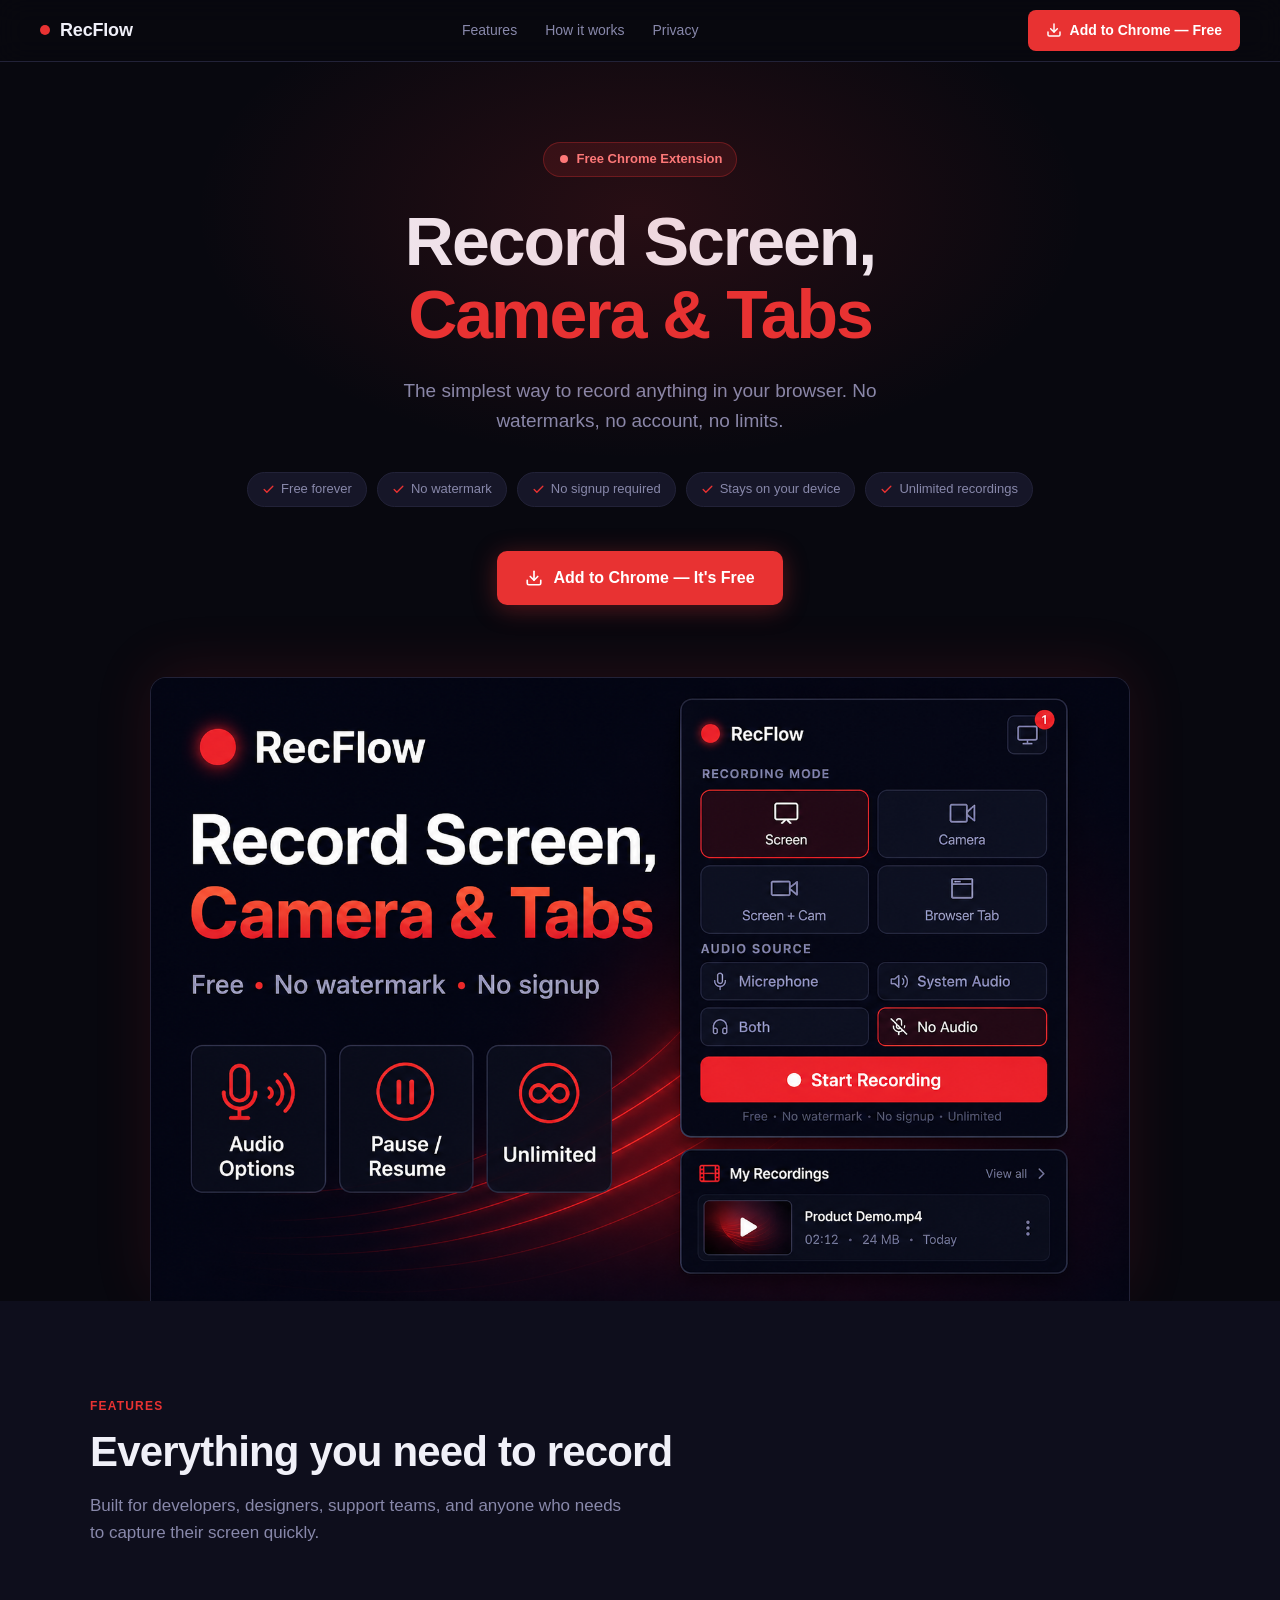
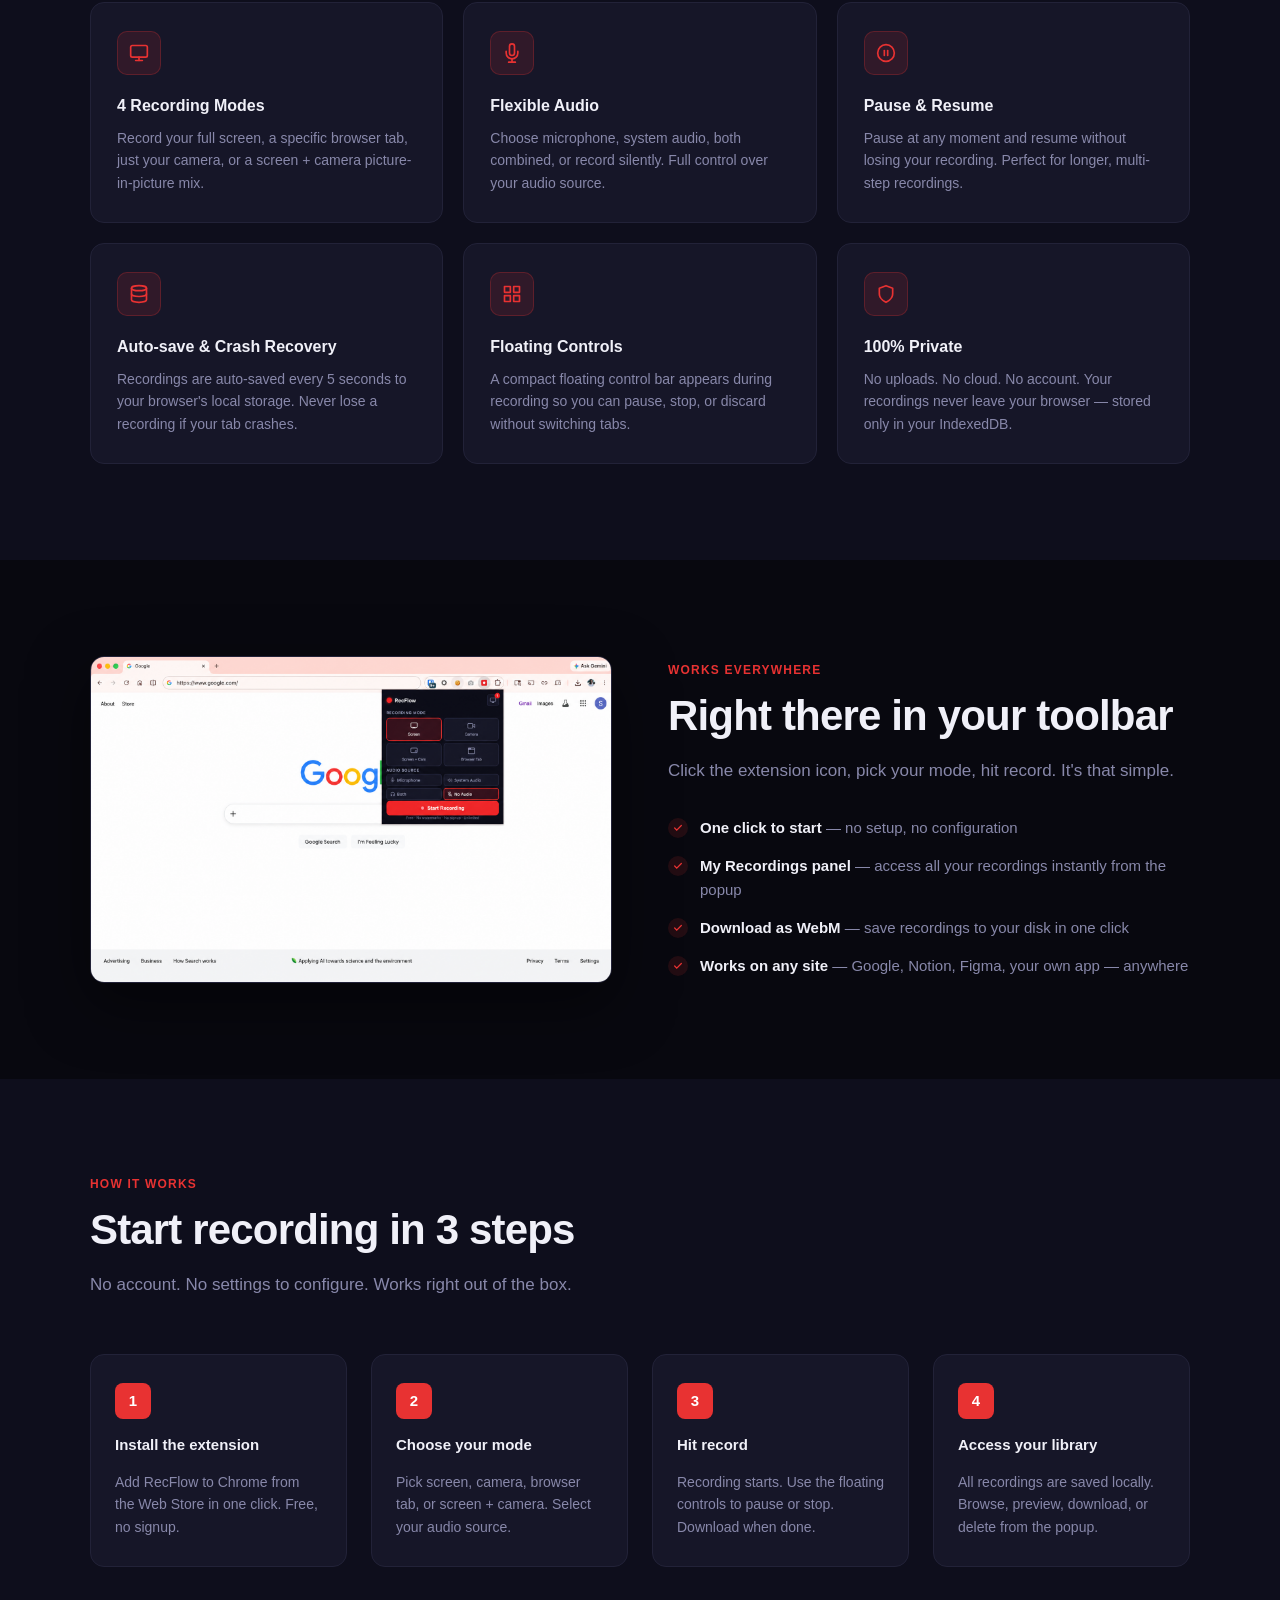
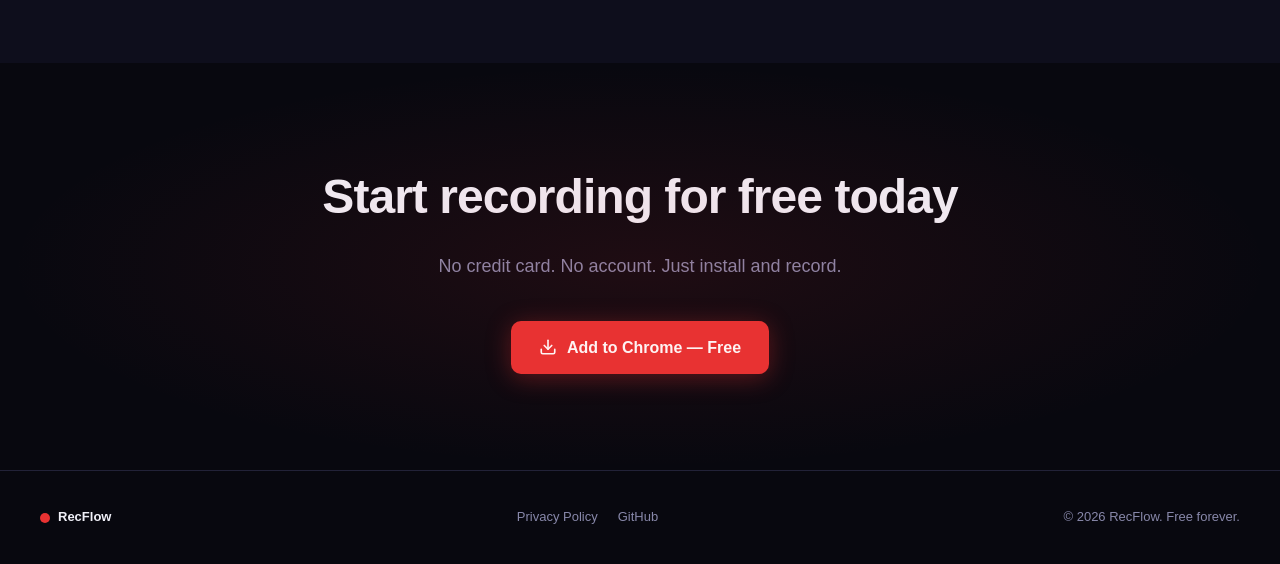
<file: docs/index.html>
<!DOCTYPE html>
<html lang="en">
<head>
  <meta charset="utf-8">
  <meta name="viewport" content="width=device-width, initial-scale=1">
  <title>RecFlow — Free Screen Recorder for Chrome</title>
  <meta name="description" content="Record your screen, camera, and browser tabs directly in Chrome. Free, no watermark, no signup. All recordings stay on your device.">
  <meta property="og:title" content="RecFlow — Free Screen Recorder for Chrome">
  <meta property="og:description" content="Free screen recorder Chrome extension. No watermark. No signup. No uploads.">
  <meta property="og:image" content="https://satish-gsa.github.io/RecFlow/images/title.png">
  <link rel="icon" href="../icons/icon48.png" type="image/png">
  <style>
    *, *::before, *::after { box-sizing: border-box; margin: 0; padding: 0; }

    :root {
      --red: #e83232;
      --red-dark: #c02828;
      --bg: #08080f;
      --bg2: #0e0e1c;
      --bg3: #161628;
      --border: #222238;
      --text: #f0f0f8;
      --muted: #8888aa;
    }

    html { scroll-behavior: smooth; }

    body {
      background: var(--bg);
      color: var(--text);
      font-family: -apple-system, BlinkMacSystemFont, 'Segoe UI', Roboto, 'Helvetica Neue', sans-serif;
      line-height: 1.6;
      overflow-x: hidden;
    }

    a { color: inherit; text-decoration: none; }

    /* ---- NAV ---- */
    nav {
      position: sticky;
      top: 0;
      z-index: 100;
      display: flex;
      align-items: center;
      justify-content: space-between;
      padding: 0 40px;
      height: 62px;
      background: rgba(8, 8, 15, 0.88);
      backdrop-filter: blur(14px);
      border-bottom: 1px solid var(--border);
    }
    .nav-logo {
      display: flex;
      align-items: center;
      gap: 10px;
      font-size: 18px;
      font-weight: 800;
      letter-spacing: -0.01em;
    }
    .nav-logo img { width: 28px; height: 28px; }
    .nav-dot {
      width: 10px; height: 10px;
      background: var(--red);
      border-radius: 50%;
      animation: pulse 1.8s ease-in-out infinite;
    }
    @keyframes pulse {
      0%, 100% { box-shadow: 0 0 0 0 rgba(232,50,50,0.5); }
      50% { box-shadow: 0 0 0 6px rgba(232,50,50,0); }
    }
    .nav-links { display: flex; gap: 28px; font-size: 14px; color: var(--muted); }
    .nav-links a:hover { color: var(--text); }
    .nav-cta {
      display: flex;
      align-items: center;
      gap: 8px;
      background: var(--red);
      color: #fff;
      font-size: 14px;
      font-weight: 600;
      padding: 9px 18px;
      border-radius: 8px;
      transition: background 0.15s, transform 0.1s;
    }
    .nav-cta:hover { background: var(--red-dark); transform: translateY(-1px); }
    .nav-cta svg { flex-shrink: 0; }

    /* ---- HERO ---- */
    .hero {
      display: flex;
      flex-direction: column;
      align-items: center;
      text-align: center;
      padding: 80px 24px 0;
      position: relative;
      overflow: hidden;
    }
    .hero::before {
      content: '';
      position: absolute;
      top: -100px; left: 50%;
      transform: translateX(-50%);
      width: 900px; height: 500px;
      background: radial-gradient(ellipse at center, rgba(232,50,50,0.14) 0%, transparent 70%);
      pointer-events: none;
    }
    .hero-badge {
      display: inline-flex;
      align-items: center;
      gap: 7px;
      background: rgba(232,50,50,0.12);
      border: 1px solid rgba(232,50,50,0.3);
      color: #ff8080;
      font-size: 13px;
      font-weight: 600;
      padding: 6px 14px;
      border-radius: 20px;
      margin-bottom: 28px;
    }
    .hero h1 {
      font-size: clamp(36px, 6vw, 68px);
      font-weight: 900;
      line-height: 1.08;
      letter-spacing: -0.03em;
      max-width: 800px;
      margin-bottom: 24px;
    }
    .hero h1 span { color: var(--red); }
    .hero p {
      font-size: clamp(16px, 2vw, 19px);
      color: var(--muted);
      max-width: 520px;
      margin-bottom: 36px;
    }
    .hero-pills {
      display: flex;
      flex-wrap: wrap;
      justify-content: center;
      gap: 10px;
      margin-bottom: 44px;
    }
    .pill {
      display: flex;
      align-items: center;
      gap: 6px;
      background: var(--bg3);
      border: 1px solid var(--border);
      border-radius: 20px;
      padding: 6px 14px;
      font-size: 13px;
      color: var(--muted);
    }
    .pill svg { color: var(--red); }
    .btn-primary {
      display: inline-flex;
      align-items: center;
      gap: 10px;
      background: var(--red);
      color: #fff;
      font-size: 16px;
      font-weight: 700;
      padding: 14px 28px;
      border-radius: 10px;
      transition: background 0.15s, transform 0.12s, box-shadow 0.15s;
      box-shadow: 0 4px 24px rgba(232,50,50,0.35);
      margin-bottom: 72px;
    }
    .btn-primary:hover {
      background: var(--red-dark);
      transform: translateY(-2px);
      box-shadow: 0 8px 32px rgba(232,50,50,0.45);
    }

    /* ---- HERO IMAGE ---- */
    .hero-img-wrap {
      width: 100%;
      max-width: 980px;
      margin: 0 auto;
      border-radius: 16px 16px 0 0;
      overflow: hidden;
      border: 1px solid var(--border);
      border-bottom: none;
      box-shadow: 0 -8px 60px rgba(232,50,50,0.12), 0 0 0 1px rgba(255,255,255,0.04) inset;
    }
    .hero-img-wrap img {
      width: 100%;
      display: block;
    }

    /* ---- SECTION SHARED ---- */
    section { padding: 96px 24px; }
    .section-inner { max-width: 1100px; margin: 0 auto; }
    .section-label {
      font-size: 12px;
      font-weight: 700;
      text-transform: uppercase;
      letter-spacing: 0.1em;
      color: var(--red);
      margin-bottom: 12px;
    }
    .section-title {
      font-size: clamp(26px, 4vw, 42px);
      font-weight: 800;
      letter-spacing: -0.02em;
      line-height: 1.15;
      margin-bottom: 16px;
    }
    .section-sub {
      font-size: 17px;
      color: var(--muted);
      max-width: 540px;
      margin-bottom: 56px;
    }

    /* ---- FEATURES GRID ---- */
    .features-bg { background: var(--bg2); }
    .features-grid {
      display: grid;
      grid-template-columns: repeat(auto-fit, minmax(280px, 1fr));
      gap: 20px;
    }
    .feature-card {
      background: var(--bg3);
      border: 1px solid var(--border);
      border-radius: 14px;
      padding: 28px 26px;
      transition: border-color 0.2s, transform 0.2s;
    }
    .feature-card:hover { border-color: rgba(232,50,50,0.35); transform: translateY(-3px); }
    .feature-icon {
      width: 44px; height: 44px;
      background: rgba(232,50,50,0.12);
      border: 1px solid rgba(232,50,50,0.25);
      border-radius: 10px;
      display: flex; align-items: center; justify-content: center;
      color: var(--red);
      margin-bottom: 18px;
    }
    .feature-card h3 { font-size: 16px; font-weight: 700; margin-bottom: 8px; }
    .feature-card p { font-size: 14px; color: var(--muted); line-height: 1.6; }

    /* ---- SCREENSHOT SECTION ---- */
    .screenshot-wrap {
      display: grid;
      grid-template-columns: 1fr 1fr;
      gap: 56px;
      align-items: center;
    }
    @media (max-width: 768px) {
      .screenshot-wrap { grid-template-columns: 1fr; }
    }
    .screenshot-img {
      border-radius: 14px;
      overflow: hidden;
      border: 1px solid var(--border);
      box-shadow: 0 20px 60px rgba(0,0,0,0.5);
    }
    .screenshot-img img { width: 100%; display: block; }
    .screenshot-text .section-sub { margin-bottom: 32px; }
    .check-list { list-style: none; display: flex; flex-direction: column; gap: 14px; }
    .check-list li {
      display: flex; align-items: flex-start; gap: 12px;
      font-size: 15px; color: var(--muted);
    }
    .check-list li .ck {
      width: 20px; height: 20px; flex-shrink: 0;
      background: rgba(232,50,50,0.12);
      border-radius: 50%;
      display: flex; align-items: center; justify-content: center;
      color: var(--red); margin-top: 2px;
    }
    .check-list li strong { color: var(--text); }

    /* ---- HOW IT WORKS ---- */
    .how-bg { background: var(--bg2); }
    .steps { display: grid; grid-template-columns: repeat(auto-fit, minmax(220px, 1fr)); gap: 24px; }
    .step {
      display: flex; flex-direction: column; align-items: flex-start; gap: 14px;
      padding: 28px 24px;
      background: var(--bg3);
      border: 1px solid var(--border);
      border-radius: 14px;
    }
    .step-num {
      width: 36px; height: 36px;
      background: var(--red);
      border-radius: 8px;
      display: flex; align-items: center; justify-content: center;
      font-size: 15px; font-weight: 800; color: #fff;
    }
    .step h3 { font-size: 15px; font-weight: 700; }
    .step p { font-size: 14px; color: var(--muted); line-height: 1.6; }

    /* ---- CTA BAND ---- */
    .cta-band {
      padding: 96px 24px;
      text-align: center;
      position: relative;
      overflow: hidden;
    }
    .cta-band::before {
      content: '';
      position: absolute; inset: 0;
      background: radial-gradient(ellipse at 50% 50%, rgba(232,50,50,0.1) 0%, transparent 70%);
      pointer-events: none;
    }
    .cta-band h2 { font-size: clamp(28px, 4vw, 48px); font-weight: 900; letter-spacing: -0.02em; margin-bottom: 16px; }
    .cta-band p { font-size: 18px; color: var(--muted); margin-bottom: 40px; }

    /* ---- FOOTER ---- */
    footer {
      border-top: 1px solid var(--border);
      padding: 36px 40px;
      display: flex;
      align-items: center;
      justify-content: space-between;
      flex-wrap: wrap;
      gap: 16px;
      font-size: 13px;
      color: var(--muted);
    }
    .footer-logo { display: flex; align-items: center; gap: 8px; font-weight: 700; color: var(--text); }
    .footer-links { display: flex; gap: 20px; }
    .footer-links a:hover { color: var(--text); }

    @media (max-width: 640px) {
      nav { padding: 0 16px; }
      .nav-links { display: none; }
      footer { flex-direction: column; align-items: flex-start; }
    }
  </style>
</head>
<body>

  <!-- NAV -->
  <nav>
    <div class="nav-logo">
      <span class="nav-dot"></span>
      RecFlow
    </div>
    <div class="nav-links">
      <a href="#features">Features</a>
      <a href="#how-it-works">How it works</a>
      <a href="privacy.html">Privacy</a>
    </div>
    <a class="nav-cta" href="https://chrome.google.com/webstore" target="_blank">
      <svg width="16" height="16" viewBox="0 0 24 24" fill="none" stroke="currentColor" stroke-width="2.2" stroke-linecap="round" stroke-linejoin="round">
        <path d="M21 15v4a2 2 0 0 1-2 2H5a2 2 0 0 1-2-2v-4"/>
        <polyline points="7 10 12 15 17 10"/>
        <line x1="12" y1="15" x2="12" y2="3"/>
      </svg>
      Add to Chrome — Free
    </a>
  </nav>

  <!-- HERO -->
  <section class="hero">
    <div class="hero-badge">
      <svg width="12" height="12" viewBox="0 0 24 24" fill="currentColor"><circle cx="12" cy="12" r="8"/></svg>
      Free Chrome Extension
    </div>
    <h1>Record Screen,<br><span>Camera &amp; Tabs</span></h1>
    <p>The simplest way to record anything in your browser. No watermarks, no account, no limits.</p>
    <div class="hero-pills">
      <div class="pill">
        <svg width="13" height="13" viewBox="0 0 24 24" fill="none" stroke="currentColor" stroke-width="2.5" stroke-linecap="round"><polyline points="20 6 9 17 4 12"/></svg>
        Free forever
      </div>
      <div class="pill">
        <svg width="13" height="13" viewBox="0 0 24 24" fill="none" stroke="currentColor" stroke-width="2.5" stroke-linecap="round"><polyline points="20 6 9 17 4 12"/></svg>
        No watermark
      </div>
      <div class="pill">
        <svg width="13" height="13" viewBox="0 0 24 24" fill="none" stroke="currentColor" stroke-width="2.5" stroke-linecap="round"><polyline points="20 6 9 17 4 12"/></svg>
        No signup required
      </div>
      <div class="pill">
        <svg width="13" height="13" viewBox="0 0 24 24" fill="none" stroke="currentColor" stroke-width="2.5" stroke-linecap="round"><polyline points="20 6 9 17 4 12"/></svg>
        Stays on your device
      </div>
      <div class="pill">
        <svg width="13" height="13" viewBox="0 0 24 24" fill="none" stroke="currentColor" stroke-width="2.5" stroke-linecap="round"><polyline points="20 6 9 17 4 12"/></svg>
        Unlimited recordings
      </div>
    </div>
    <a class="btn-primary" href="https://chrome.google.com/webstore" target="_blank">
      <svg width="18" height="18" viewBox="0 0 24 24" fill="none" stroke="currentColor" stroke-width="2.2" stroke-linecap="round" stroke-linejoin="round">
        <path d="M21 15v4a2 2 0 0 1-2 2H5a2 2 0 0 1-2-2v-4"/>
        <polyline points="7 10 12 15 17 10"/>
        <line x1="12" y1="15" x2="12" y2="3"/>
      </svg>
      Add to Chrome — It's Free
    </a>
    <div class="hero-img-wrap">
      <img src="images/title.png" alt="RecFlow extension showing recording modes, audio options and recordings library">
    </div>
  </section>

  <!-- FEATURES -->
  <section class="features-bg" id="features">
    <div class="section-inner">
      <div class="section-label">Features</div>
      <h2 class="section-title">Everything you need to record</h2>
      <p class="section-sub">Built for developers, designers, support teams, and anyone who needs to capture their screen quickly.</p>
      <div class="features-grid">

        <div class="feature-card">
          <div class="feature-icon">
            <svg width="20" height="20" viewBox="0 0 24 24" fill="none" stroke="currentColor" stroke-width="2" stroke-linecap="round" stroke-linejoin="round"><rect x="2" y="3" width="20" height="14" rx="2"/><line x1="8" y1="21" x2="16" y2="21"/><line x1="12" y1="17" x2="12" y2="21"/></svg>
          </div>
          <h3>4 Recording Modes</h3>
          <p>Record your full screen, a specific browser tab, just your camera, or a screen + camera picture-in-picture mix.</p>
        </div>

        <div class="feature-card">
          <div class="feature-icon">
            <svg width="20" height="20" viewBox="0 0 24 24" fill="none" stroke="currentColor" stroke-width="2" stroke-linecap="round" stroke-linejoin="round"><path d="M12 1a3 3 0 0 0-3 3v8a3 3 0 0 0 6 0V4a3 3 0 0 0-3-3z"/><path d="M19 10v2a7 7 0 0 1-14 0v-2"/><line x1="12" y1="19" x2="12" y2="23"/><line x1="8" y1="23" x2="16" y2="23"/></svg>
          </div>
          <h3>Flexible Audio</h3>
          <p>Choose microphone, system audio, both combined, or record silently. Full control over your audio source.</p>
        </div>

        <div class="feature-card">
          <div class="feature-icon">
            <svg width="20" height="20" viewBox="0 0 24 24" fill="none" stroke="currentColor" stroke-width="2" stroke-linecap="round" stroke-linejoin="round"><circle cx="12" cy="12" r="10"/><line x1="10" y1="15" x2="10" y2="9"/><line x1="14" y1="15" x2="14" y2="9"/></svg>
          </div>
          <h3>Pause &amp; Resume</h3>
          <p>Pause at any moment and resume without losing your recording. Perfect for longer, multi-step recordings.</p>
        </div>

        <div class="feature-card">
          <div class="feature-icon">
            <svg width="20" height="20" viewBox="0 0 24 24" fill="none" stroke="currentColor" stroke-width="2" stroke-linecap="round" stroke-linejoin="round"><ellipse cx="12" cy="5" rx="9" ry="3"/><path d="M21 12c0 1.66-4 3-9 3s-9-1.34-9-3"/><path d="M3 5v14c0 1.66 4 3 9 3s9-1.34 9-3V5"/></svg>
          </div>
          <h3>Auto-save &amp; Crash Recovery</h3>
          <p>Recordings are auto-saved every 5 seconds to your browser's local storage. Never lose a recording if your tab crashes.</p>
        </div>

        <div class="feature-card">
          <div class="feature-icon">
            <svg width="20" height="20" viewBox="0 0 24 24" fill="none" stroke="currentColor" stroke-width="2" stroke-linecap="round" stroke-linejoin="round"><rect x="3" y="3" width="7" height="7"/><rect x="14" y="3" width="7" height="7"/><rect x="14" y="14" width="7" height="7"/><rect x="3" y="14" width="7" height="7"/></svg>
          </div>
          <h3>Floating Controls</h3>
          <p>A compact floating control bar appears during recording so you can pause, stop, or discard without switching tabs.</p>
        </div>

        <div class="feature-card">
          <div class="feature-icon">
            <svg width="20" height="20" viewBox="0 0 24 24" fill="none" stroke="currentColor" stroke-width="2" stroke-linecap="round" stroke-linejoin="round"><path d="M12 22s8-4 8-10V5l-8-3-8 3v7c0 6 8 10 8 10z"/></svg>
          </div>
          <h3>100% Private</h3>
          <p>No uploads. No cloud. No account. Your recordings never leave your browser — stored only in your IndexedDB.</p>
        </div>

      </div>
    </div>
  </section>

  <!-- SCREENSHOT SECTION -->
  <section>
    <div class="section-inner">
      <div class="screenshot-wrap">
        <div class="screenshot-img">
          <img src="images/eeda52a8-2a8e-4ce7-b186-dd9c9b6320b0.png" alt="RecFlow popup open in Chrome browser">
        </div>
        <div class="screenshot-text">
          <div class="section-label">Works everywhere</div>
          <h2 class="section-title">Right there in your toolbar</h2>
          <p class="section-sub">Click the extension icon, pick your mode, hit record. It's that simple.</p>
          <ul class="check-list">
            <li>
              <span class="ck"><svg width="10" height="10" viewBox="0 0 24 24" fill="none" stroke="currentColor" stroke-width="3" stroke-linecap="round"><polyline points="20 6 9 17 4 12"/></svg></span>
              <span><strong>One click to start</strong> — no setup, no configuration</span>
            </li>
            <li>
              <span class="ck"><svg width="10" height="10" viewBox="0 0 24 24" fill="none" stroke="currentColor" stroke-width="3" stroke-linecap="round"><polyline points="20 6 9 17 4 12"/></svg></span>
              <span><strong>My Recordings panel</strong> — access all your recordings instantly from the popup</span>
            </li>
            <li>
              <span class="ck"><svg width="10" height="10" viewBox="0 0 24 24" fill="none" stroke="currentColor" stroke-width="3" stroke-linecap="round"><polyline points="20 6 9 17 4 12"/></svg></span>
              <span><strong>Download as WebM</strong> — save recordings to your disk in one click</span>
            </li>
            <li>
              <span class="ck"><svg width="10" height="10" viewBox="0 0 24 24" fill="none" stroke="currentColor" stroke-width="3" stroke-linecap="round"><polyline points="20 6 9 17 4 12"/></svg></span>
              <span><strong>Works on any site</strong> — Google, Notion, Figma, your own app — anywhere</span>
            </li>
          </ul>
        </div>
      </div>
    </div>
  </section>

  <!-- HOW IT WORKS -->
  <section class="how-bg" id="how-it-works">
    <div class="section-inner">
      <div class="section-label">How it works</div>
      <h2 class="section-title">Start recording in 3 steps</h2>
      <p class="section-sub">No account. No settings to configure. Works right out of the box.</p>
      <div class="steps">
        <div class="step">
          <div class="step-num">1</div>
          <h3>Install the extension</h3>
          <p>Add RecFlow to Chrome from the Web Store in one click. Free, no signup.</p>
        </div>
        <div class="step">
          <div class="step-num">2</div>
          <h3>Choose your mode</h3>
          <p>Pick screen, camera, browser tab, or screen + camera. Select your audio source.</p>
        </div>
        <div class="step">
          <div class="step-num">3</div>
          <h3>Hit record</h3>
          <p>Recording starts. Use the floating controls to pause or stop. Download when done.</p>
        </div>
        <div class="step">
          <div class="step-num">4</div>
          <h3>Access your library</h3>
          <p>All recordings are saved locally. Browse, preview, download, or delete from the popup.</p>
        </div>
      </div>
    </div>
  </section>

  <!-- CTA BAND -->
  <section class="cta-band">
    <h2>Start recording for free today</h2>
    <p>No credit card. No account. Just install and record.</p>
    <a class="btn-primary" href="https://chrome.google.com/webstore" target="_blank" style="margin: 0 auto; display: inline-flex;">
      <svg width="18" height="18" viewBox="0 0 24 24" fill="none" stroke="currentColor" stroke-width="2.2" stroke-linecap="round" stroke-linejoin="round">
        <path d="M21 15v4a2 2 0 0 1-2 2H5a2 2 0 0 1-2-2v-4"/>
        <polyline points="7 10 12 15 17 10"/>
        <line x1="12" y1="15" x2="12" y2="3"/>
      </svg>
      Add to Chrome — Free
    </a>
  </section>

  <!-- FOOTER -->
  <footer>
    <div class="footer-logo">
      <span style="width:10px;height:10px;background:var(--red);border-radius:50%;display:inline-block;"></span>
      RecFlow
    </div>
    <div class="footer-links">
      <a href="privacy.html">Privacy Policy</a>
      <a href="https://github.com/satish-gsa/RecFlow" target="_blank">GitHub</a>
    </div>
    <div>© 2026 RecFlow. Free forever.</div>
  </footer>

</body>
</html>
</file>
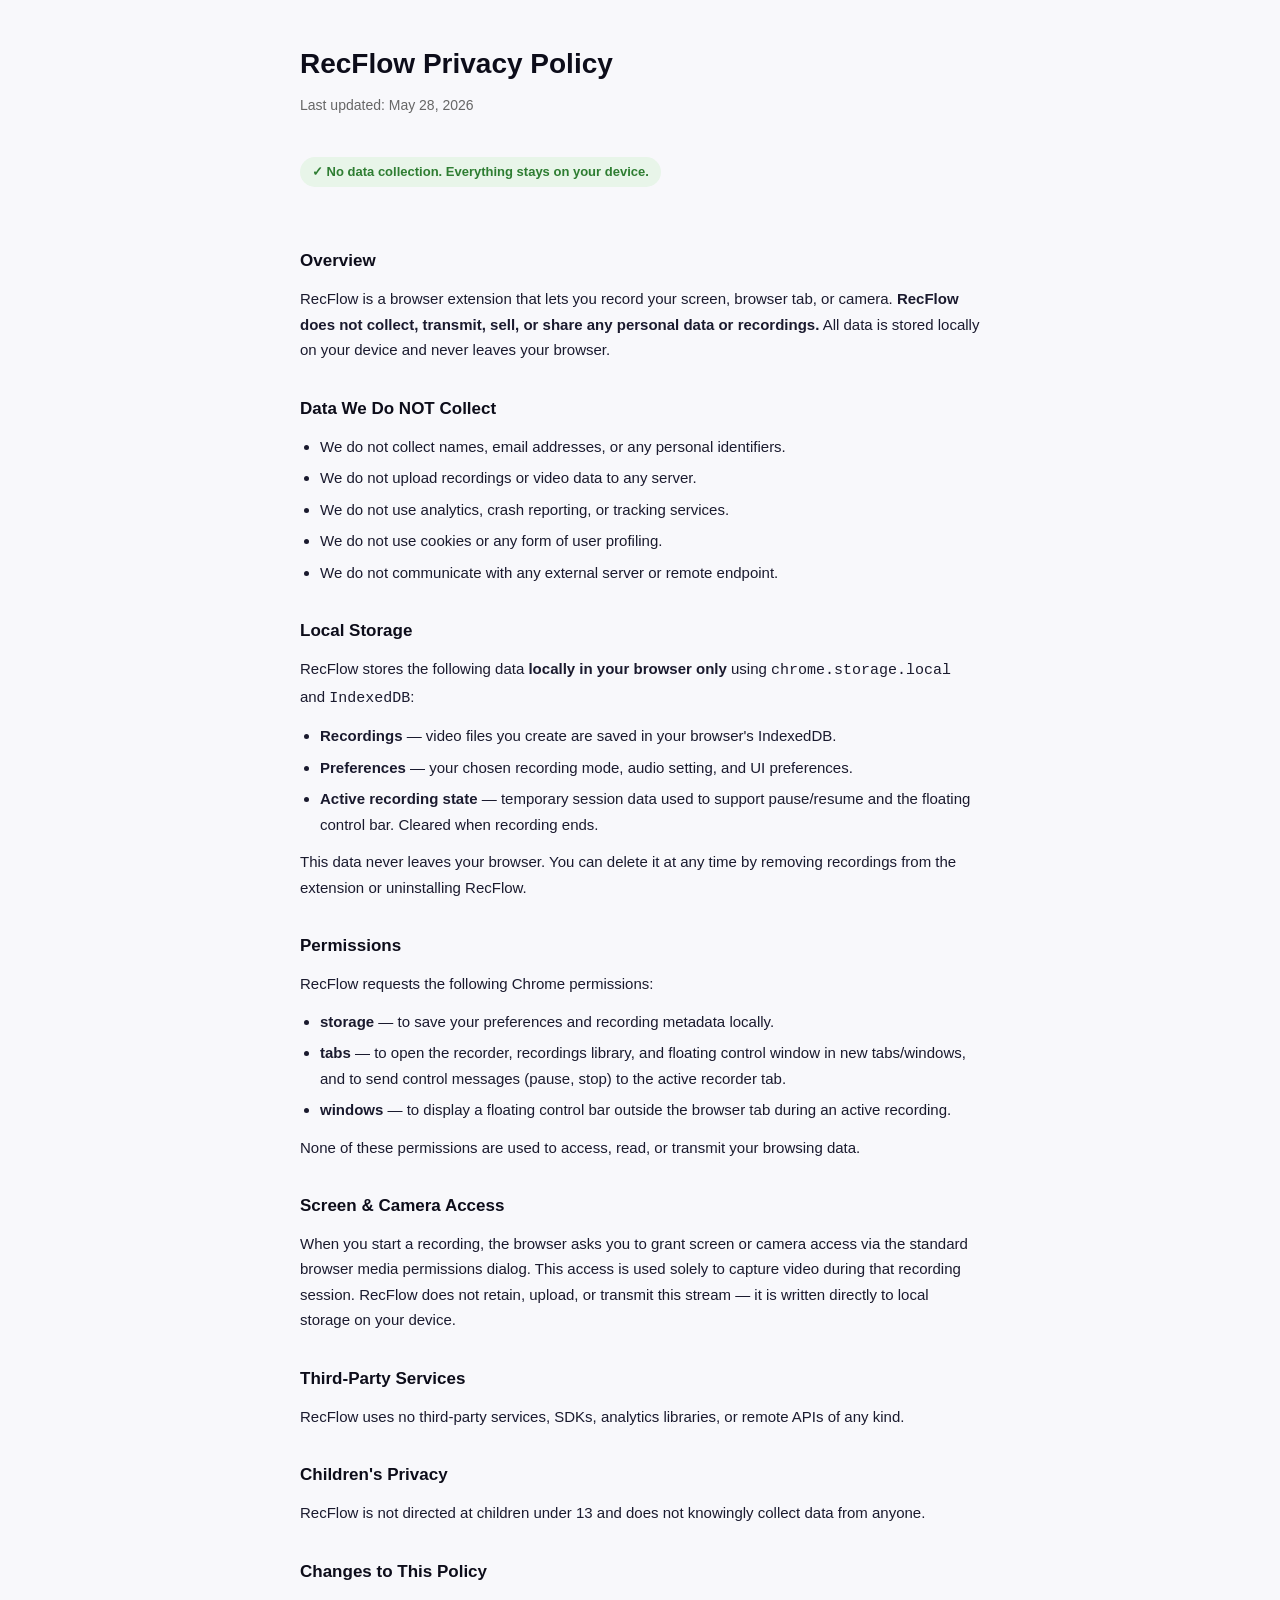
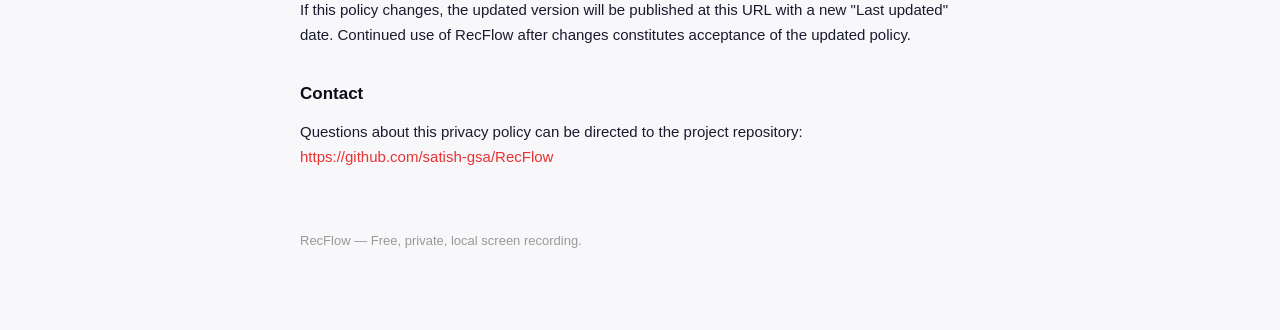
<file: docs/privacy.html>
<!DOCTYPE html>
<html lang="en">
<head>
  <meta charset="utf-8">
  <meta name="viewport" content="width=device-width, initial-scale=1">
  <title>RecFlow – Privacy Policy</title>
  <style>
    *, *::before, *::after { box-sizing: border-box; margin: 0; padding: 0; }
    body {
      font-family: -apple-system, BlinkMacSystemFont, 'Segoe UI', Roboto, sans-serif;
      background: #f8f8fb;
      color: #1a1a2e;
      line-height: 1.7;
      padding: 40px 20px 80px;
    }
    .wrap { max-width: 680px; margin: 0 auto; }
    h1 { font-size: 28px; font-weight: 800; margin-bottom: 6px; color: #0d0d1a; }
    .subtitle { font-size: 14px; color: #666; margin-bottom: 40px; }
    h2 { font-size: 17px; font-weight: 700; margin: 32px 0 10px; color: #0d0d1a; }
    p { margin-bottom: 12px; font-size: 15px; }
    ul { margin: 8px 0 12px 20px; }
    ul li { font-size: 15px; margin-bottom: 6px; }
    .badge {
      display: inline-block;
      background: #e8f5e9;
      color: #2e7d32;
      font-size: 13px;
      font-weight: 600;
      padding: 4px 12px;
      border-radius: 20px;
      margin-bottom: 28px;
    }
    footer { margin-top: 60px; font-size: 13px; color: #999; }
    a { color: #e83232; text-decoration: none; }
    a:hover { text-decoration: underline; }
  </style>
</head>
<body>
  <div class="wrap">
    <h1>RecFlow Privacy Policy</h1>
    <p class="subtitle">Last updated: May 28, 2026</p>

    <span class="badge">✓ No data collection. Everything stays on your device.</span>

    <h2>Overview</h2>
    <p>
      RecFlow is a browser extension that lets you record your screen, browser tab, or camera.
      <strong>RecFlow does not collect, transmit, sell, or share any personal data or recordings.</strong>
      All data is stored locally on your device and never leaves your browser.
    </p>

    <h2>Data We Do NOT Collect</h2>
    <ul>
      <li>We do not collect names, email addresses, or any personal identifiers.</li>
      <li>We do not upload recordings or video data to any server.</li>
      <li>We do not use analytics, crash reporting, or tracking services.</li>
      <li>We do not use cookies or any form of user profiling.</li>
      <li>We do not communicate with any external server or remote endpoint.</li>
    </ul>

    <h2>Local Storage</h2>
    <p>
      RecFlow stores the following data <strong>locally in your browser only</strong> using
      <code>chrome.storage.local</code> and <code>IndexedDB</code>:
    </p>
    <ul>
      <li><strong>Recordings</strong> — video files you create are saved in your browser's IndexedDB.</li>
      <li><strong>Preferences</strong> — your chosen recording mode, audio setting, and UI preferences.</li>
      <li><strong>Active recording state</strong> — temporary session data used to support pause/resume and the floating control bar. Cleared when recording ends.</li>
    </ul>
    <p>
      This data never leaves your browser. You can delete it at any time by removing recordings
      from the extension or uninstalling RecFlow.
    </p>

    <h2>Permissions</h2>
    <p>RecFlow requests the following Chrome permissions:</p>
    <ul>
      <li><strong>storage</strong> — to save your preferences and recording metadata locally.</li>
      <li><strong>tabs</strong> — to open the recorder, recordings library, and floating control window in new tabs/windows, and to send control messages (pause, stop) to the active recorder tab.</li>
      <li><strong>windows</strong> — to display a floating control bar outside the browser tab during an active recording.</li>
    </ul>
    <p>None of these permissions are used to access, read, or transmit your browsing data.</p>

    <h2>Screen &amp; Camera Access</h2>
    <p>
      When you start a recording, the browser asks you to grant screen or camera access via the
      standard browser media permissions dialog. This access is used solely to capture video
      during that recording session. RecFlow does not retain, upload, or transmit this stream —
      it is written directly to local storage on your device.
    </p>

    <h2>Third-Party Services</h2>
    <p>RecFlow uses no third-party services, SDKs, analytics libraries, or remote APIs of any kind.</p>

    <h2>Children's Privacy</h2>
    <p>RecFlow is not directed at children under 13 and does not knowingly collect data from anyone.</p>

    <h2>Changes to This Policy</h2>
    <p>
      If this policy changes, the updated version will be published at this URL with a new
      "Last updated" date. Continued use of RecFlow after changes constitutes acceptance of
      the updated policy.
    </p>

    <h2>Contact</h2>
    <p>
      Questions about this privacy policy can be directed to the project repository:<br>
      <a href="https://github.com/satish-gsa/RecFlow" target="_blank">https://github.com/satish-gsa/RecFlow</a>
    </p>

    <footer>RecFlow — Free, private, local screen recording.</footer>
  </div>
</body>
</html>
</file>
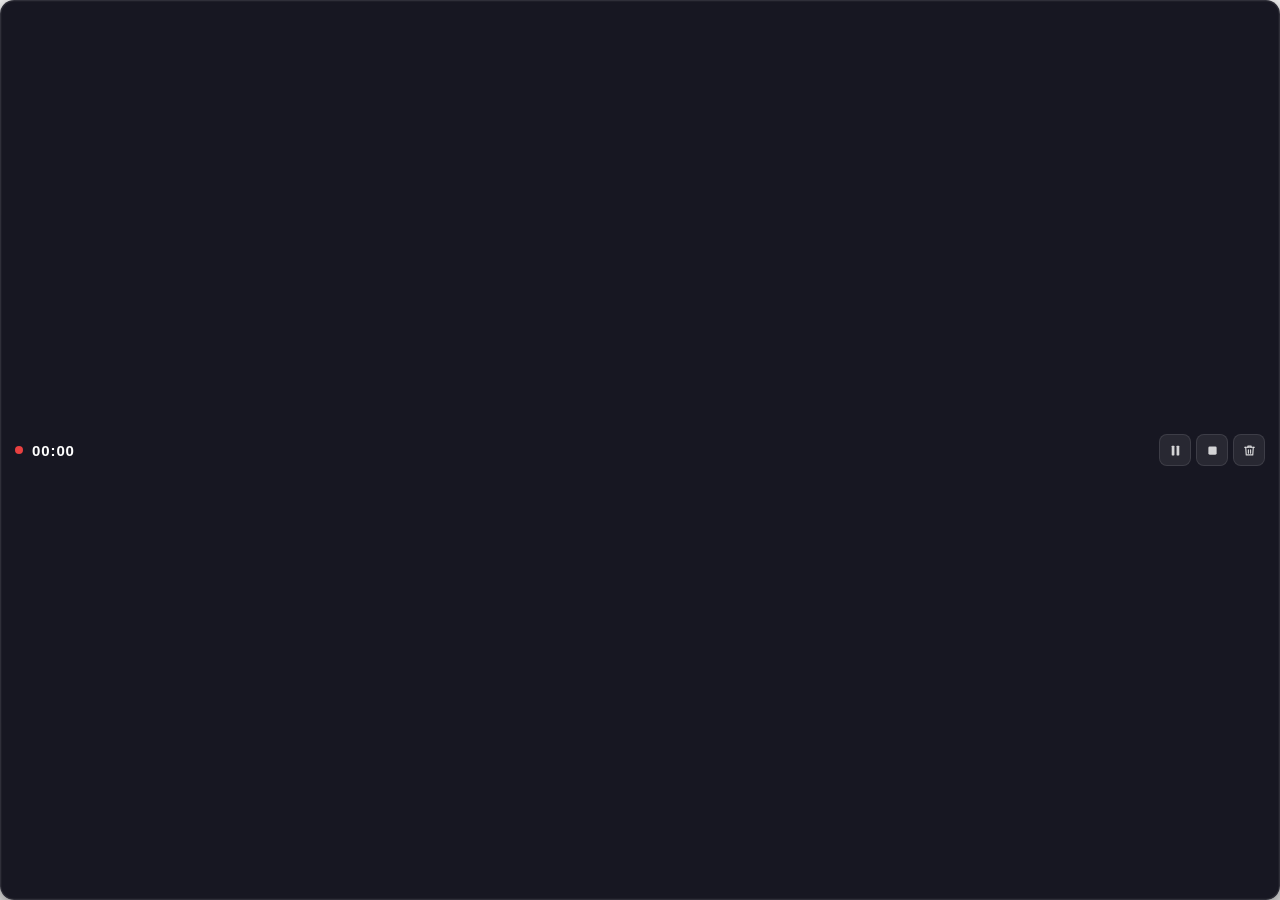
<file: float/float.html>
<!DOCTYPE html>
<html lang="en">
<head>
  <meta charset="utf-8">
  <title>RecFlow</title>
  <link rel="stylesheet" href="float.css">
</head>
<body>
  <div id="float-bar">
    <div id="float-left">
      <span class="float-dot" id="float-dot"></span>
      <span id="float-timer">00:00</span>
    </div>
    <div id="float-controls">
      <!-- Pause / Resume -->
      <button id="float-pause" title="Pause">
        <svg id="icon-pause" width="13" height="13" viewBox="0 0 24 24" fill="currentColor">
          <rect x="5" y="3" width="5" height="18" rx="1"/>
          <rect x="14" y="3" width="5" height="18" rx="1"/>
        </svg>
        <svg id="icon-resume" class="hidden" width="13" height="13" viewBox="0 0 24 24" fill="currentColor">
          <polygon points="5 3 19 12 5 21"/>
        </svg>
      </button>
      <!-- Stop -->
      <button id="float-stop" title="Stop recording">
        <svg width="11" height="11" viewBox="0 0 24 24" fill="currentColor">
          <rect x="3" y="3" width="18" height="18" rx="3"/>
        </svg>
      </button>
      <!-- Discard -->
      <button id="float-discard" title="Discard recording">
        <svg width="13" height="13" viewBox="0 0 24 24" fill="none" stroke="currentColor" stroke-width="2.2" stroke-linecap="round" stroke-linejoin="round">
          <polyline points="3 6 5 6 21 6"/>
          <path d="M19 6l-1 14H6L5 6"/>
          <path d="M10 11v6M14 11v6"/>
          <path d="M9 6V4h6v2"/>
        </svg>
      </button>
    </div>
  </div>
  <script src="float.js"></script>
</body>
</html>
</file>
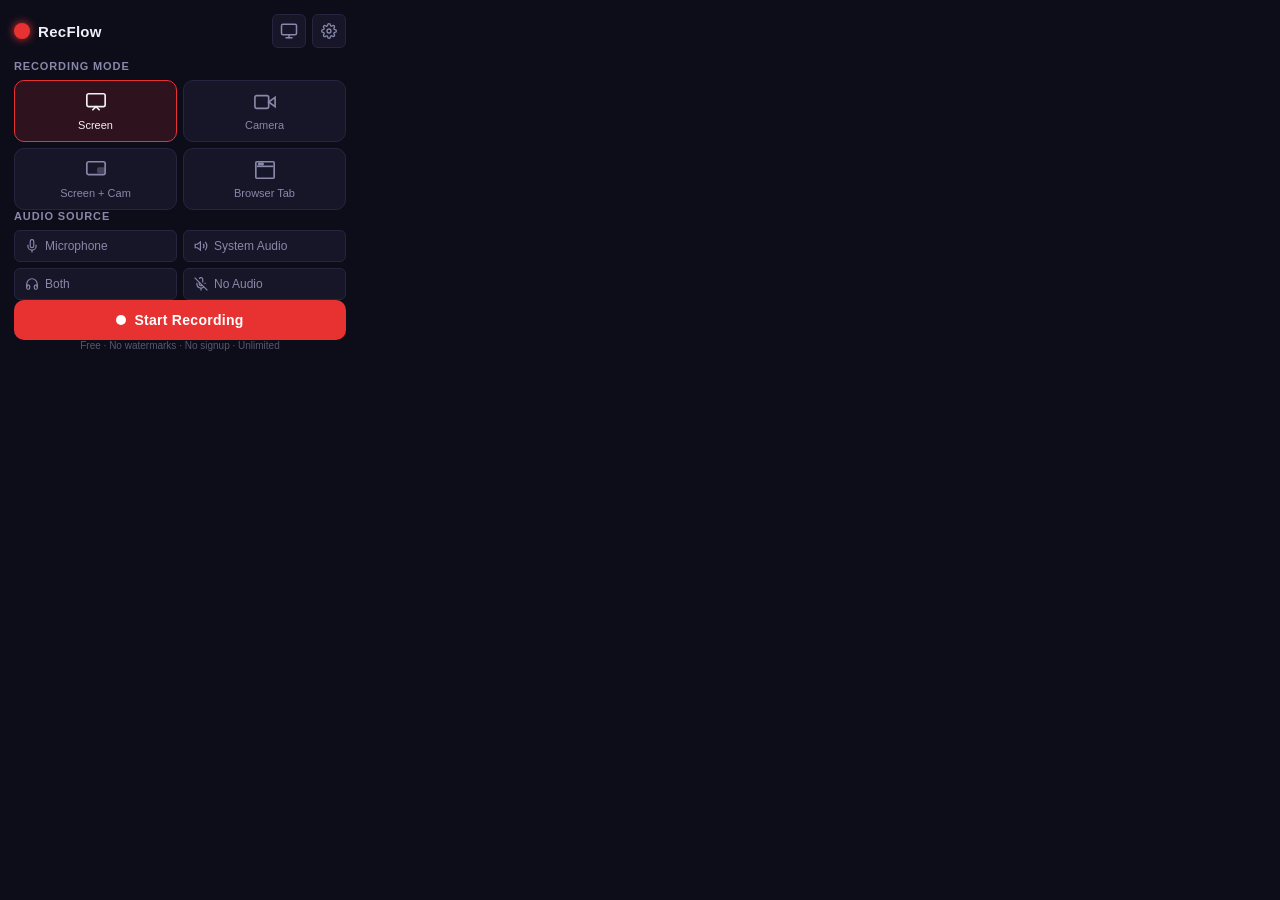
<file: popup/popup.html>
<!DOCTYPE html>
<html lang="en">
<head>
  <meta charset="UTF-8" />
  <meta name="viewport" content="width=device-width, initial-scale=1.0" />
  <title>RecFlow</title>
  <link rel="stylesheet" href="popup.css" />
</head>
<body>
  <div class="container">

    <!-- Header -->
    <header class="header">
      <div class="logo">
        <div class="logo-dot"></div>
        <span class="logo-text">RecFlow</span>
      </div>
      <div style="display:flex;gap:6px;align-items:center">
        <button id="btn-recordings" class="icon-btn" title="My Recordings">
          <svg width="18" height="18" viewBox="0 0 24 24" fill="none"
               stroke="currentColor" stroke-width="2" stroke-linecap="round">
            <rect x="2" y="3" width="20" height="14" rx="2" ry="2"/>
            <line x1="8" y1="21" x2="16" y2="21"/>
            <line x1="12" y1="17" x2="12" y2="21"/>
          </svg>
          <span id="recordings-badge" class="badge hidden">0</span>
        </button>
        <button id="btn-settings" class="icon-btn" title="Settings">
          <svg width="16" height="16" viewBox="0 0 24 24" fill="none" stroke="currentColor" stroke-width="2">
            <circle cx="12" cy="12" r="3"/>
            <path d="M19.4 15a1.65 1.65 0 00.33 1.82l.06.06a2 2 0 010 2.83 2 2 0 01-2.83 0l-.06-.06a1.65 1.65 0 00-1.82-.33 1.65 1.65 0 00-1 1.51V21a2 2 0 01-4 0v-.09A1.65 1.65 0 009 19.4a1.65 1.65 0 00-1.82.33l-.06.06a2 2 0 01-2.83 0 2 2 0 010-2.83l.06-.06A1.65 1.65 0 004.68 15a1.65 1.65 0 00-1.51-1H3a2 2 0 010-4h.09A1.65 1.65 0 004.6 9a1.65 1.65 0 00-.33-1.82l-.06-.06a2 2 0 010-2.83 2 2 0 012.83 0l.06.06A1.65 1.65 0 009 4.68a1.65 1.65 0 001-1.51V3a2 2 0 014 0v.09a1.65 1.65 0 001 1.51 1.65 1.65 0 001.82-.33l.06-.06a2 2 0 012.83 0 2 2 0 010 2.83l-.06.06A1.65 1.65 0 0019.4 9a1.65 1.65 0 001.51 1H21a2 2 0 010 4h-.09a1.65 1.65 0 00-1.51 1z"/>
          </svg>
        </button>
      </div>
    </header>

    <!-- ====== RECORDING CONTROLS (shown when recording is active) ====== -->
    <div id="recording-controls" class="rec-controls hidden">
      <div class="rec-status-row">
        <span class="rec-dot-live" id="popup-rec-dot"></span>
        <span class="rec-status-text" id="popup-rec-status">Recording…</span>
        <span class="rec-timer" id="popup-rec-timer">00:00</span>
      </div>
      <div class="rec-btn-row">
        <button id="popup-btn-pause" class="rec-ctrl-btn accent">
          <svg id="popup-icon-pause" width="14" height="14" viewBox="0 0 24 24" fill="currentColor">
            <rect x="6" y="4" width="4" height="16"/><rect x="14" y="4" width="4" height="16"/>
          </svg>
          <svg id="popup-icon-resume" width="14" height="14" viewBox="0 0 24 24" fill="currentColor" style="display:none">
            <polygon points="5 3 19 12 5 21 5 3"/>
          </svg>
          <span id="popup-pause-label">Pause</span>
        </button>
        <button id="popup-btn-stop" class="rec-ctrl-btn danger">
          <svg width="14" height="14" viewBox="0 0 24 24" fill="currentColor">
            <rect x="3" y="3" width="18" height="18" rx="2"/>
          </svg>
          Stop
        </button>
        <button id="popup-btn-discard" class="rec-ctrl-btn muted">
          <svg width="14" height="14" viewBox="0 0 24 24" fill="none" stroke="currentColor" stroke-width="2">
            <polyline points="3 6 5 6 21 6"/>
            <path d="M19 6l-1 14H6L5 6"/>
            <path d="M10 11v6M14 11v6"/>
          </svg>
          Discard
        </button>
      </div>
      <button id="popup-btn-go-tab" class="go-tab-btn">Go to recorder tab →</button>
    </div>

    <!-- ====== NORMAL UI (hidden while recording) ====== -->
    <div id="normal-ui">

    <!-- Mode selection -->
    <section class="section">
      <p class="section-label">Recording Mode</p>
      <div class="mode-grid">
        <button class="mode-card active" data-mode="screen">
          <span class="mode-icon">
            <svg width="22" height="22" viewBox="0 0 24 24" fill="none"
                 stroke="currentColor" stroke-width="1.8">
              <rect x="2" y="3" width="20" height="14" rx="2"/>
              <polyline points="8 21 12 17 16 21"/>
            </svg>
          </span>
          <span class="mode-label">Screen</span>
        </button>
        <button class="mode-card" data-mode="camera">
          <span class="mode-icon">
            <svg width="22" height="22" viewBox="0 0 24 24" fill="none"
                 stroke="currentColor" stroke-width="1.8">
              <path d="M23 7l-7 5 7 5V7z"/>
              <rect x="1" y="5" width="15" height="14" rx="2" ry="2"/>
            </svg>
          </span>
          <span class="mode-label">Camera</span>
        </button>
        <button class="mode-card" data-mode="both">
          <span class="mode-icon">
            <svg width="22" height="22" viewBox="0 0 24 24" fill="none"
                 stroke="currentColor" stroke-width="1.8">
              <rect x="2" y="3" width="20" height="14" rx="2"/>
              <rect x="14" y="10" width="7" height="5" rx="1" fill="currentColor" opacity="0.4"/>
            </svg>
          </span>
          <span class="mode-label">Screen + Cam</span>
        </button>
        <button class="mode-card" data-mode="tab">
          <span class="mode-icon">
            <svg width="22" height="22" viewBox="0 0 24 24" fill="none"
                 stroke="currentColor" stroke-width="1.8">
              <path d="M3 3h18a1 1 0 011 1v16a1 1 0 01-1 1H3a1 1 0 01-1-1V4a1 1 0 011-1z"/>
              <path d="M3 8h18"/>
              <circle cx="6" cy="5.5" r="1" fill="currentColor"/>
              <circle cx="9" cy="5.5" r="1" fill="currentColor"/>
            </svg>
          </span>
          <span class="mode-label">Browser Tab</span>
        </button>
      </div>
    </section>

    <!-- Audio selection -->
    <section class="section">
      <p class="section-label">Audio Source</p>
      <div class="audio-grid">
        <label class="audio-option">
          <input type="radio" name="audio" value="microphone" />
          <span class="audio-label">
            <svg width="14" height="14" viewBox="0 0 24 24" fill="none"
                 stroke="currentColor" stroke-width="2">
              <path d="M12 1a3 3 0 00-3 3v8a3 3 0 006 0V4a3 3 0 00-3-3z"/>
              <path d="M19 10v2a7 7 0 01-14 0v-2"/>
              <line x1="12" y1="19" x2="12" y2="23"/>
            </svg>
            Microphone
          </span>
        </label>
        <label class="audio-option">
          <input type="radio" name="audio" value="system" />
          <span class="audio-label">
            <svg width="14" height="14" viewBox="0 0 24 24" fill="none"
                 stroke="currentColor" stroke-width="2">
              <polygon points="11 5 6 9 2 9 2 15 6 15 11 19 11 5"/>
              <path d="M19.07 4.93a10 10 0 010 14.14"/>
              <path d="M15.54 8.46a5 5 0 010 7.07"/>
            </svg>
            System Audio
          </span>
        </label>
        <label class="audio-option">
          <input type="radio" name="audio" value="both" />
          <span class="audio-label">
            <svg width="14" height="14" viewBox="0 0 24 24" fill="none"
                 stroke="currentColor" stroke-width="2">
              <path d="M3 18v-6a9 9 0 0118 0v6"/>
              <path d="M21 19a2 2 0 01-2 2h-1a2 2 0 01-2-2v-3a2 2 0 012-2h3z"/>
              <path d="M3 19a2 2 0 002 2h1a2 2 0 002-2v-3a2 2 0 00-2-2H3z"/>
            </svg>
            Both
          </span>
        </label>
        <label class="audio-option">
          <input type="radio" name="audio" value="none" />
          <span class="audio-label">
            <svg width="14" height="14" viewBox="0 0 24 24" fill="none"
                 stroke="currentColor" stroke-width="2">
              <line x1="1" y1="1" x2="23" y2="23"/>
              <path d="M9 9v3a3 3 0 005.12 2.12"/>
              <path d="M15 9.34V4a3 3 0 00-5.94-.6"/>
              <path d="M17 16.95A7 7 0 015 12v-2m14 0v2"/>
              <line x1="12" y1="19" x2="12" y2="23"/>
            </svg>
            No Audio
          </span>
        </label>
      </div>
    </section>

    <!-- Record button -->
    <button id="btn-record" class="record-btn">
      <span class="record-dot-btn"></span>
      Start Recording
    </button>

    <!-- Features note -->
    <p class="features-note">Free · No watermarks · No signup · Unlimited</p>

    </div><!-- end #normal-ui -->

    <!-- ====== RECORDINGS PANEL ====== -->
    <div id="recordings-panel" class="hidden">
      <!-- Panel header matching screenshot style -->
      <div class="rp-header">
        <button id="btn-back" class="rp-back-btn" title="Back">
          <svg width="14" height="14" viewBox="0 0 24 24" fill="none" stroke="currentColor" stroke-width="2.5">
            <polyline points="15 18 9 12 15 6"/>
          </svg>
        </button>
        <div class="rp-title-wrap">
          <svg width="18" height="18" viewBox="0 0 24 24" fill="none" stroke="#e83232" stroke-width="2">
            <rect x="2" y="2" width="20" height="20" rx="3"/>
            <line x1="7" y1="2" x2="7" y2="22"/><line x1="17" y1="2" x2="17" y2="22"/>
            <line x1="2" y1="7" x2="7" y2="7"/><line x1="2" y1="17" x2="7" y2="17"/>
            <line x1="17" y1="7" x2="22" y2="7"/><line x1="17" y1="17" x2="22" y2="17"/>
          </svg>
          <span class="rp-title">My Recordings</span>
        </div>
        <button id="btn-full-library" class="rp-viewall-btn">View all &rsaquo;</button>
      </div>
      <div id="popup-recs-loading" class="popup-recs-state hidden">Loading&hellip;</div>
      <div id="popup-recs-empty" class="popup-recs-state hidden">
        <svg width="32" height="32" viewBox="0 0 24 24" fill="none" stroke="currentColor" stroke-width="1.5" style="opacity:0.3;margin-bottom:8px">
          <rect x="2" y="3" width="20" height="14" rx="2"/><line x1="8" y1="21" x2="16" y2="21"/><line x1="12" y1="17" x2="12" y2="21"/>
        </svg>
        <div>No recordings yet.</div>
        <div style="font-size:11px;margin-top:4px;opacity:0.5">Start a recording to see it here.</div>
      </div>
      <div id="popup-recs-list" class="popup-recs-list"></div>
    </div>

    <!-- ====== SETTINGS PANEL ====== -->
    <div id="settings-panel" class="hidden">
      <div class="rp-header">
        <button id="btn-settings-back" class="rp-back-btn" title="Back">
          <svg width="14" height="14" viewBox="0 0 24 24" fill="none" stroke="currentColor" stroke-width="2.5">
            <polyline points="15 18 9 12 15 6"/>
          </svg>
        </button>
        <div class="rp-title-wrap">
          <svg width="16" height="16" viewBox="0 0 24 24" fill="none" stroke="#e83232" stroke-width="2">
            <circle cx="12" cy="12" r="3"/>
            <path d="M19.4 15a1.65 1.65 0 00.33 1.82l.06.06a2 2 0 010 2.83 2 2 0 01-2.83 0l-.06-.06a1.65 1.65 0 00-1.82-.33 1.65 1.65 0 00-1 1.51V21a2 2 0 01-4 0v-.09A1.65 1.65 0 009 19.4a1.65 1.65 0 00-1.82.33l-.06.06a2 2 0 01-2.83 0 2 2 0 010-2.83l.06-.06A1.65 1.65 0 004.68 15a1.65 1.65 0 00-1.51-1H3a2 2 0 010-4h.09A1.65 1.65 0 004.6 9a1.65 1.65 0 00-.33-1.82l-.06-.06a2 2 0 010-2.83 2 2 0 012.83 0l.06.06A1.65 1.65 0 009 4.68a1.65 1.65 0 001-1.51V3a2 2 0 014 0v.09a1.65 1.65 0 001 1.51 1.65 1.65 0 001.82-.33l.06-.06a2 2 0 012.83 0 2 2 0 010 2.83l-.06.06A1.65 1.65 0 0019.4 9a1.65 1.65 0 001.51 1H21a2 2 0 010 4h-.09a1.65 1.65 0 00-1.51 1z"/>
          </svg>
          <span class="rp-title">Settings</span>
        </div>
        <div style="width:60px"></div>
      </div>

      <div class="settings-group">
        <div class="settings-group-label">Recordings List Style</div>
        <div class="settings-option-row" id="opt-buttons">
          <div class="settings-option-info">
            <div class="settings-option-title">Action Buttons</div>
            <div class="settings-option-desc">Show Play, Download &amp; Delete buttons on each card</div>
          </div>
          <div class="settings-radio" id="radio-buttons"></div>
        </div>
        <div class="settings-option-row" id="opt-ellipsis">
          <div class="settings-option-info">
            <div class="settings-option-title">Ellipsis Menu (&hellip;)</div>
            <div class="settings-option-desc">Tap &hellip; to reveal actions — cleaner look</div>
          </div>
          <div class="settings-radio" id="radio-ellipsis"></div>
        </div>
      </div>

    </div>

    <!-- Ellipsis dropdown (shared, appended to body) -->
    <div id="ellipsis-menu" class="ellipsis-menu hidden">
      <button id="em-play" class="em-item">&#9654; Open in library</button>
      <button id="em-dl"   class="em-item">&#8595; Download</button>
      <button id="em-del"  class="em-item danger">&#128465; Delete</button>
    </div>

  </div>

  <script src="../utils/db.js"></script>
  <script src="popup.js"></script>
</body>
</html>
</file>
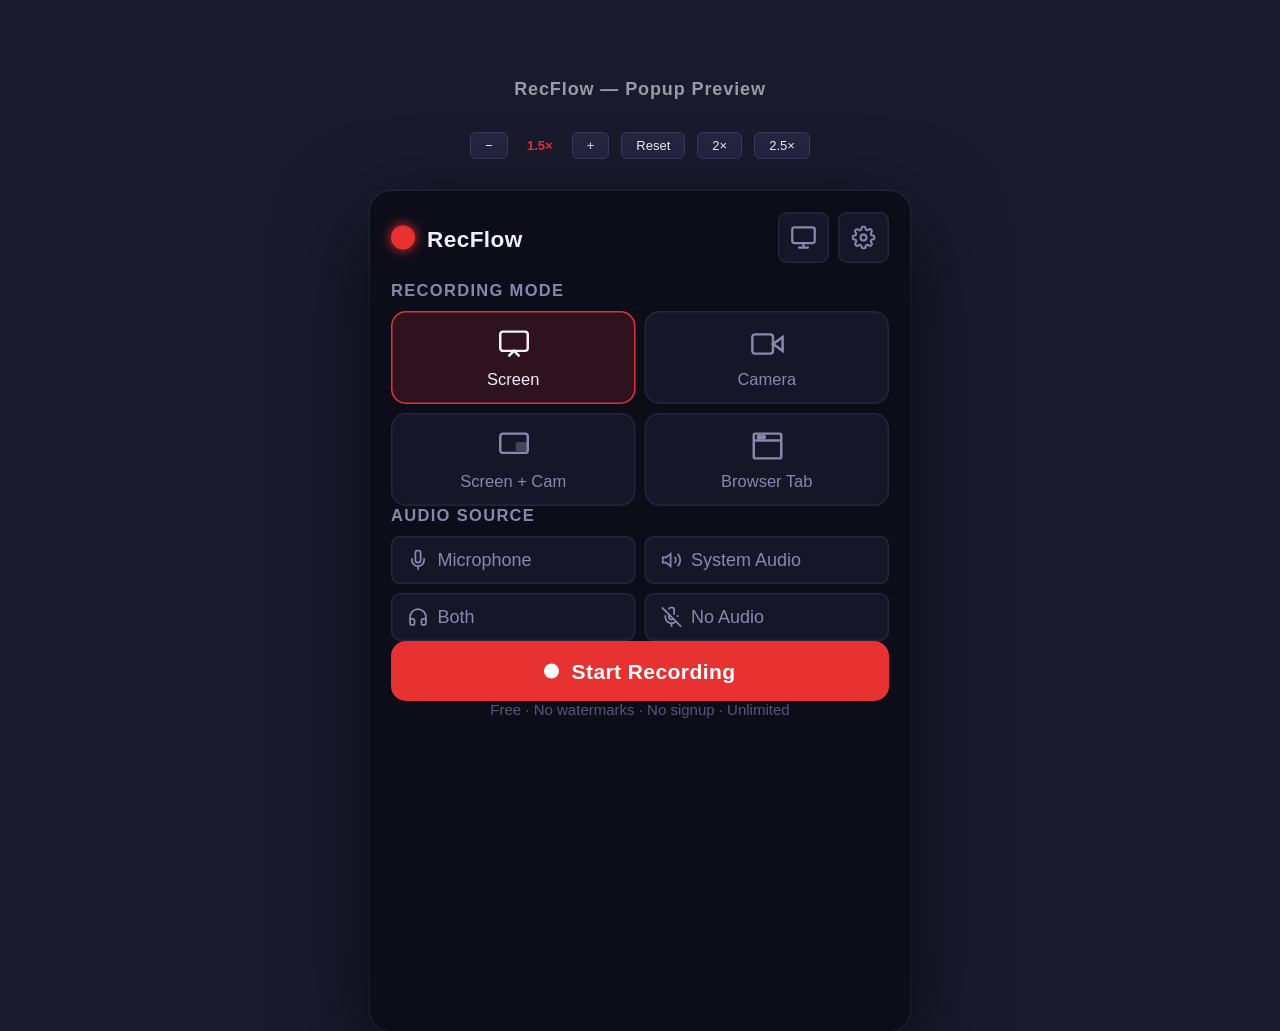
<file: preview/preview.html>
<!DOCTYPE html>
<html lang="en">
<head>
  <meta charset="UTF-8" />
  <meta name="viewport" content="width=device-width, initial-scale=1.0" />
  <title>RecFlow — Preview</title>
  <style>
    *, *::before, *::after { box-sizing: border-box; margin: 0; padding: 0; }

    body {
      background: #1a1a2e;
      min-height: 100vh;
      display: flex;
      flex-direction: column;
      align-items: center;
      justify-content: center;
      gap: 32px;
      padding: 40px 20px;
      font-family: -apple-system, BlinkMacSystemFont, 'Segoe UI', sans-serif;
    }

    h1 {
      color: #f0f0f8;
      font-size: 18px;
      font-weight: 600;
      opacity: 0.6;
      letter-spacing: 0.05em;
    }

    .scale-controls {
      display: flex;
      align-items: center;
      gap: 12px;
      color: #8888aa;
      font-size: 13px;
    }
    .scale-controls button {
      background: #252540;
      border: 1px solid #3a3a5a;
      color: #f0f0f8;
      border-radius: 6px;
      padding: 5px 14px;
      cursor: pointer;
      font-size: 13px;
    }
    .scale-controls button:hover { background: #3a3a5a; }
    #scale-value { min-width: 40px; text-align: center; color: #e83232; font-weight: 700; }

    .popup-wrapper {
      transform-origin: top center;
      transition: transform 0.2s;
      border-radius: 14px;
      box-shadow: 0 20px 60px rgba(0,0,0,0.7), 0 0 0 1px rgba(255,255,255,0.06);
      overflow: hidden;
    }

    /* Embed the popup iframe */
    iframe {
      width: 360px;
      height: 560px;
      border: none;
      display: block;
    }

    .hint {
      color: #555577;
      font-size: 12px;
      text-align: center;
      line-height: 1.6;
    }
  </style>
</head>
<body>
  <h1>RecFlow — Popup Preview</h1>

  <div class="scale-controls">
    <button onclick="changeScale(-0.25)">−</button>
    <span id="scale-value">1.5×</span>
    <button onclick="changeScale(0.25)">+</button>
    <button onclick="setScale(1)">Reset</button>
    <button onclick="setScale(2)">2×</button>
    <button onclick="setScale(2.5)">2.5×</button>
  </div>

  <div class="popup-wrapper" id="wrapper">
    <iframe src="../popup/popup.html" id="popup-frame"></iframe>
  </div>

  <p class="hint">
    Use browser zoom (⌘+/−) or the buttons above to scale for screenshots.<br>
    Right-click → Inspect to open DevTools for the popup frame.
  </p>

  <script>
    let currentScale = 1.5;
    const wrapper = document.getElementById('wrapper');

    function setScale(s) {
      currentScale = Math.max(0.5, Math.min(4, s));
      wrapper.style.transform = `scale(${currentScale})`;
      document.getElementById('scale-value').textContent = currentScale + '×';
    }

    function changeScale(delta) {
      setScale(Math.round((currentScale + delta) * 100) / 100);
    }

    setScale(1.5);
  </script>
</body>
</html>
</file>
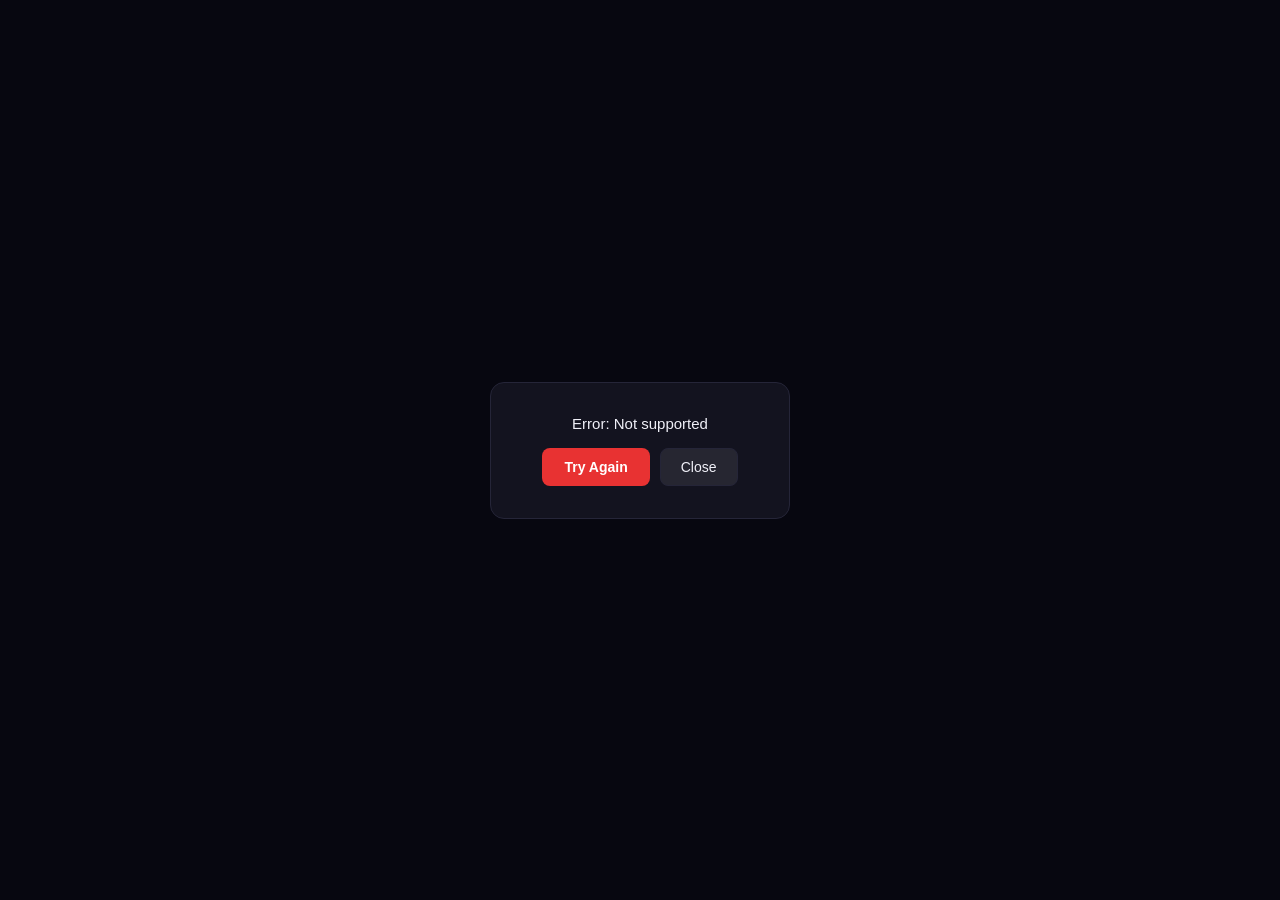
<file: recorder/recorder.html>
<!DOCTYPE html>
<html lang="en">
<head>
  <meta charset="UTF-8" />
  <meta name="viewport" content="width=device-width, initial-scale=1.0" />
  <title>RecFlow</title>
  <link rel="stylesheet" href="recorder.css" />
</head>
<body>

  <!-- Main preview (screen / camera feed) -->
  <div id="preview-wrapper" class="preview-wrapper">
    <video id="preview-video" class="preview-video" muted playsinline autoplay></video>

    <!-- Camera PIP (shown in "both" mode) -->
    <div id="camera-pip" class="camera-pip" style="display:none" title="Drag to reposition">
      <video id="camera-video" muted playsinline autoplay></video>
      <div class="pip-drag-handle">
        <svg width="12" height="12" viewBox="0 0 24 24" fill="currentColor">
          <circle cx="9" cy="6" r="2"/><circle cx="15" cy="6" r="2"/>
          <circle cx="9" cy="12" r="2"/><circle cx="15" cy="12" r="2"/>
          <circle cx="9" cy="18" r="2"/><circle cx="15" cy="18" r="2"/>
        </svg>
      </div>
    </div>

    <!-- No preview placeholder -->
    <div id="preview-placeholder" class="preview-placeholder hidden">
      <svg width="64" height="64" viewBox="0 0 24 24" fill="none"
           stroke="currentColor" stroke-width="1.2">
        <rect x="2" y="3" width="20" height="14" rx="2"/>
        <polyline points="8 21 12 17 16 21"/>
      </svg>
      <p>Preview not available</p>
    </div>
  </div>

  <!-- Recording indicator (top-left) -->
  <div id="record-indicator" class="record-indicator hidden">
    <span id="rec-dot" class="rec-dot"></span>
    <span class="rec-label">REC</span>
    <span id="timer" class="rec-timer">00:00</span>
    <span id="mode-badge" class="mode-badge">SCREEN</span>
  </div>

  <!-- Bottom controls bar -->
  <div id="controls-bar" class="controls-bar hidden">
    <button id="btn-pause" class="ctrl-btn ctrl-pause" title="Pause / Resume">
      <svg id="icon-pause" width="18" height="18" viewBox="0 0 24 24" fill="currentColor">
        <rect x="6" y="4" width="4" height="16" rx="1"/>
        <rect x="14" y="4" width="4" height="16" rx="1"/>
      </svg>
      <svg id="icon-resume" width="18" height="18" viewBox="0 0 24 24" fill="currentColor"
           style="display:none">
        <polygon points="5 3 19 12 5 21 5 3"/>
      </svg>
      <span id="pause-label">Pause</span>
    </button>

    <button id="btn-stop" class="ctrl-btn ctrl-stop" title="Stop Recording">
      <svg width="18" height="18" viewBox="0 0 24 24" fill="currentColor">
        <rect x="4" y="4" width="16" height="16" rx="2"/>
      </svg>
      Stop
    </button>

    <button id="btn-discard" class="ctrl-btn ctrl-discard" title="Discard Recording">
      <svg width="18" height="18" viewBox="0 0 24 24" fill="none"
           stroke="currentColor" stroke-width="2">
        <polyline points="3 6 5 6 21 6"/>
        <path d="M19 6l-1 14a2 2 0 01-2 2H8a2 2 0 01-2-2L5 6"/>
        <path d="M10 11v6"/><path d="M14 11v6"/>
        <path d="M9 6V4h6v2"/>
      </svg>
      Discard
    </button>
  </div>

  <!-- Countdown overlay -->
  <div id="overlay-countdown" class="overlay hidden">
    <div class="overlay-card">
      <div id="countdown-number" class="countdown-number">3</div>
      <p class="countdown-label">Recording starts in…</p>
      <button id="btn-skip-countdown" class="btn-secondary">Start Now</button>
    </div>
  </div>

  <!-- Status overlay (requesting permissions, errors) -->
  <div id="overlay-status" class="overlay hidden">
    <div class="overlay-card">
      <div id="status-spinner" class="spinner"></div>
      <p id="status-message" class="status-message">Setting up…</p>
      <div id="status-actions" class="overlay-actions hidden">
        <button id="btn-retry" class="btn-primary">Try Again</button>
        <button id="btn-close-tab" class="btn-secondary">Close</button>
      </div>
    </div>
  </div>

  <!-- Save overlay (shown after recording stops) -->
  <div id="overlay-save" class="overlay hidden">
    <div class="save-card">
      <div class="save-preview-wrapper">
        <video id="save-preview" class="save-preview" controls></video>
      </div>
      <div class="save-meta">
        <h2 class="save-title" id="save-title" contenteditable="true" spellcheck="false">
          Recording
        </h2>
        <div class="save-stats">
          <span id="save-duration">--:--</span>
          <span class="dot-sep">·</span>
          <span id="save-size">-- MB</span>
        </div>
      </div>
      <div class="save-actions">
        <button id="btn-download" class="btn-primary">
          <svg width="16" height="16" viewBox="0 0 24 24" fill="none"
               stroke="currentColor" stroke-width="2.5">
            <path d="M21 15v4a2 2 0 01-2 2H5a2 2 0 01-2-2v-4"/>
            <polyline points="7 10 12 15 17 10"/>
            <line x1="12" y1="15" x2="12" y2="3"/>
          </svg>
          Download
        </button>
        <button id="btn-view-recordings" class="btn-secondary">
          <svg width="16" height="16" viewBox="0 0 24 24" fill="none"
               stroke="currentColor" stroke-width="2">
            <rect x="2" y="3" width="20" height="14" rx="2"/>
            <polyline points="8 21 12 17 16 21"/>
          </svg>
          My Recordings
        </button>
        <button id="btn-new-recording" class="btn-ghost">Record Again</button>
      </div>
    </div>
  </div>

  <!-- Discard confirm dialog -->
  <div id="overlay-discard" class="overlay hidden">
    <div class="overlay-card">
      <svg width="40" height="40" viewBox="0 0 24 24" fill="none"
           stroke="#ff9800" stroke-width="1.5">
        <path d="M10.29 3.86L1.82 18a2 2 0 001.71 3h16.94a2 2 0 001.71-3L13.71 3.86a2 2 0 00-3.42 0z"/>
        <line x1="12" y1="9" x2="12" y2="13"/>
        <line x1="12" y1="17" x2="12.01" y2="17"/>
      </svg>
      <p class="status-message">Discard this recording?</p>
      <p style="color:#8888aa;font-size:13px;margin-top:6px;">This cannot be undone.</p>
      <div class="overlay-actions">
        <button id="btn-confirm-discard" class="btn-danger">Yes, Discard</button>
        <button id="btn-cancel-discard" class="btn-secondary">Cancel</button>
      </div>
    </div>
  </div>

  <script src="../utils/db.js"></script>
  <script src="recorder.js"></script>
</body>
</html>
</file>
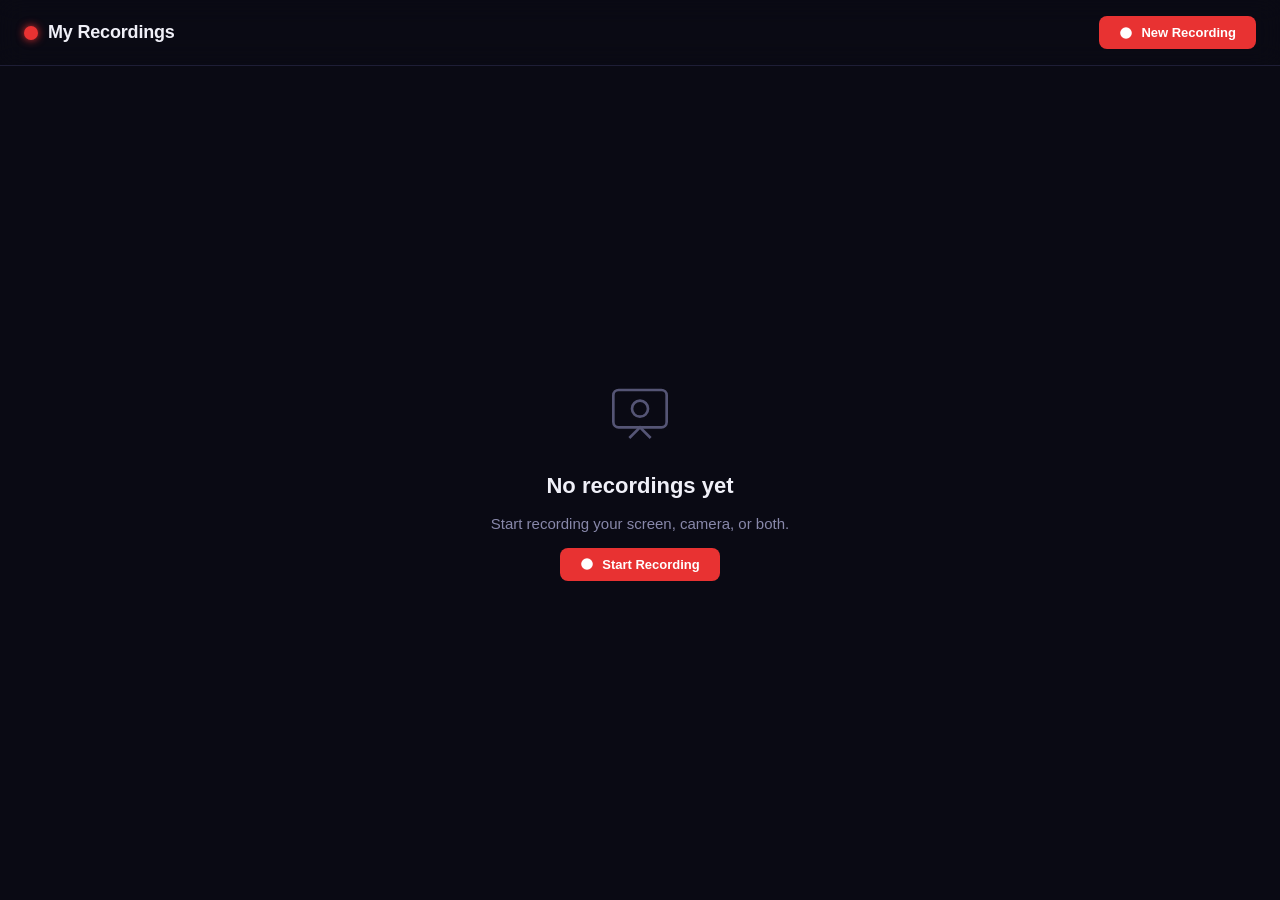
<file: recordings/recordings.html>
<!DOCTYPE html>
<html lang="en">
<head>
  <meta charset="UTF-8" />
  <meta name="viewport" content="width=device-width, initial-scale=1.0" />
  <title>My Recordings — RecFlow</title>
  <link rel="stylesheet" href="recordings.css" />
</head>
<body>

  <header class="header">
    <div class="header-left">
      <div class="logo-dot"></div>
      <h1 class="header-title">My Recordings</h1>
    </div>
    <div class="header-right">
      <span id="recording-count" class="count-badge"></span>
      <button id="btn-new" class="btn-primary">
        <svg width="14" height="14" viewBox="0 0 24 24" fill="currentColor">
          <circle cx="12" cy="12" r="10"/>
          <circle cx="12" cy="12" r="4" fill="#fff"/>
        </svg>
        New Recording
      </button>
    </div>
  </header>

  <!-- Recovery banner -->
  <div id="recovery-banner" class="recovery-banner hidden">
    <svg width="16" height="16" viewBox="0 0 24 24" fill="none"
         stroke="#ff9800" stroke-width="2">
      <path d="M10.29 3.86L1.82 18a2 2 0 001.71 3h16.94a2 2 0 001.71-3L13.71 3.86a2 2 0 00-3.42 0z"/>
      <line x1="12" y1="9" x2="12" y2="13"/>
      <line x1="12" y1="17" x2="12.01" y2="17"/>
    </svg>
    <span id="recovery-text">Recordings recovered after a crash.</span>
    <button id="btn-dismiss-recovery" class="btn-ghost-sm">Dismiss</button>
  </div>

  <!-- Empty state -->
  <div id="empty-state" class="empty-state hidden">
    <div class="empty-icon">
      <svg width="64" height="64" viewBox="0 0 24 24" fill="none"
           stroke="currentColor" stroke-width="1">
        <rect x="2" y="3" width="20" height="14" rx="2"/>
        <circle cx="12" cy="10" r="3"/>
        <polyline points="8 21 12 17 16 21"/>
      </svg>
    </div>
    <h2>No recordings yet</h2>
    <p>Start recording your screen, camera, or both.</p>
    <button id="btn-start-empty" class="btn-primary">
      <svg width="14" height="14" viewBox="0 0 24 24" fill="currentColor">
        <circle cx="12" cy="12" r="10"/>
        <circle cx="12" cy="12" r="4" fill="#fff"/>
      </svg>
      Start Recording
    </button>
  </div>

  <!-- Recordings grid -->
  <main id="recordings-grid" class="recordings-grid hidden"></main>

  <!-- Loading state -->
  <div id="loading-state" class="loading-state">
    <div class="spinner"></div>
  </div>

  <!-- Video playback modal -->
  <div id="modal-play" class="modal hidden">
    <div class="modal-backdrop" id="modal-backdrop"></div>
    <div class="modal-content">
      <button id="btn-close-modal" class="modal-close" title="Close">
        <svg width="18" height="18" viewBox="0 0 24 24" fill="none"
             stroke="currentColor" stroke-width="2.5">
          <line x1="18" y1="6" x2="6" y2="18"/>
          <line x1="6" y1="6" x2="18" y2="18"/>
        </svg>
      </button>
      <video id="modal-video" class="modal-video" controls></video>
      <div class="modal-actions">
        <p id="modal-title" class="modal-title"></p>
        <button id="btn-modal-download" class="btn-primary">
          <svg width="14" height="14" viewBox="0 0 24 24" fill="none"
               stroke="currentColor" stroke-width="2.5">
            <path d="M21 15v4a2 2 0 01-2 2H5a2 2 0 01-2-2v-4"/>
            <polyline points="7 10 12 15 17 10"/>
            <line x1="12" y1="15" x2="12" y2="3"/>
          </svg>
          Download
        </button>
      </div>
    </div>
  </div>

  <!-- Delete confirm dialog -->
  <div id="modal-delete" class="modal hidden">
    <div class="modal-backdrop" id="delete-backdrop"></div>
    <div class="modal-content modal-confirm">
      <svg width="44" height="44" viewBox="0 0 24 24" fill="none"
           stroke="#e84040" stroke-width="1.5">
        <polyline points="3 6 5 6 21 6"/>
        <path d="M19 6l-1 14a2 2 0 01-2 2H8a2 2 0 01-2-2L5 6"/>
        <path d="M10 11v6"/><path d="M14 11v6"/>
        <path d="M9 6V4h6v2"/>
      </svg>
      <h3>Delete Recording?</h3>
      <p id="delete-name" class="delete-name"></p>
      <p class="delete-warning">This action cannot be undone.</p>
      <div class="confirm-actions">
        <button id="btn-confirm-delete" class="btn-danger">Delete</button>
        <button id="btn-cancel-delete" class="btn-secondary">Cancel</button>
      </div>
    </div>
  </div>

  <script src="../utils/db.js"></script>
  <script src="recordings.js"></script>
</body>
</html>
</file>
<file: float/float.css>
* {
  margin: 0;
  padding: 0;
  box-sizing: border-box;
}

html, body {
  width: 100%;
  height: 100%;
  background: transparent;
  overflow: hidden;
  font-family: -apple-system, BlinkMacSystemFont, 'Segoe UI', 'Helvetica Neue', sans-serif;
}

#float-bar {
  display: flex;
  align-items: center;
  justify-content: space-between;
  gap: 14px;
  padding: 0 14px;
  height: 100%;
  background: rgba(14, 14, 26, 0.96);
  backdrop-filter: blur(16px);
  -webkit-backdrop-filter: blur(16px);
  border: 1px solid rgba(255, 255, 255, 0.1);
  border-radius: 14px;
  box-shadow: 0 8px 32px rgba(0, 0, 0, 0.7), 0 0 0 0.5px rgba(255,255,255,0.06) inset;
}

/* Left — dot + timer */
#float-left {
  display: flex;
  align-items: center;
  gap: 9px;
  flex-shrink: 0;
}

.float-dot {
  width: 8px;
  height: 8px;
  border-radius: 50%;
  background: #e84040;
  flex-shrink: 0;
  animation: recpulse 1.4s ease-in-out infinite;
}
.float-dot.paused {
  background: #f5a623;
  animation: none;
}

@keyframes recpulse {
  0%, 100% { opacity: 1; box-shadow: 0 0 0 0 rgba(232,64,64,0.6); }
  50% { opacity: 0.5; box-shadow: 0 0 0 4px rgba(232,64,64,0); }
}

#float-timer {
  font-size: 15px;
  font-weight: 700;
  color: #fff;
  letter-spacing: 0.06em;
  font-variant-numeric: tabular-nums;
  min-width: 40px;
  user-select: none;
}

/* Right — control buttons */
#float-controls {
  display: flex;
  align-items: center;
  gap: 5px;
}

#float-controls button {
  width: 32px;
  height: 32px;
  display: flex;
  align-items: center;
  justify-content: center;
  background: rgba(255, 255, 255, 0.07);
  border: 1px solid rgba(255, 255, 255, 0.1);
  border-radius: 8px;
  color: rgba(255, 255, 255, 0.8);
  cursor: pointer;
  transition: background 0.15s, color 0.15s, border-color 0.15s, transform 0.1s;
  outline: none;
  -webkit-app-region: no-drag;
}

#float-controls button:hover {
  background: rgba(255, 255, 255, 0.14);
  color: #fff;
  transform: scale(1.05);
}

#float-controls button:active {
  transform: scale(0.95);
}

#float-stop:hover {
  background: rgba(232, 64, 64, 0.2) !important;
  border-color: rgba(232, 64, 64, 0.45) !important;
  color: #ff7070 !important;
}

#float-discard:hover {
  background: rgba(200, 50, 50, 0.12) !important;
  border-color: rgba(200, 50, 50, 0.3) !important;
  color: #ff9090 !important;
}

.hidden { display: none !important; }
</file>
<file: popup/popup.css>
/* ---- Reset & variables ---- */
*, *::before, *::after { box-sizing: border-box; margin: 0; padding: 0; }

:root {
  --bg: #0d0d1a;
  --bg-card: #161628;
  --bg-hover: #1e1e38;
  --accent: #e83232;
  --accent-hover: #ff4444;
  --accent-dim: rgba(232, 50, 50, 0.15);
  --text: #f0f0f8;
  --text-secondary: #8888aa;
  --border: #252540;
  --radius: 10px;
  --radius-sm: 6px;
}

body {
  width: 360px;
  background: var(--bg);
  color: var(--text);
  font-family: -apple-system, BlinkMacSystemFont, 'Segoe UI', sans-serif;
  font-size: 13px;
  user-select: none;
}

/* ---- Container ---- */
.container {
  display: flex;
  flex-direction: column;
  gap: 12px;
  padding: 14px;
}

/* ---- Header ---- */
.header {
  display: flex;
  align-items: center;
  justify-content: space-between;
}

.logo {
  display: flex;
  align-items: center;
  gap: 8px;
}

.logo-dot {
  width: 16px;
  height: 16px;
  border-radius: 50%;
  background: var(--accent);
  box-shadow: 0 0 8px var(--accent);
}

.logo-text {
  font-size: 15px;
  font-weight: 600;
  letter-spacing: 0.02em;
}

.icon-btn {
  position: relative;
  background: var(--bg-card);
  border: 1px solid var(--border);
  border-radius: var(--radius-sm);
  color: var(--text-secondary);
  width: 34px;
  height: 34px;
  display: flex;
  align-items: center;
  justify-content: center;
  cursor: pointer;
  transition: background 0.15s, color 0.15s;
}
.icon-btn:hover {
  background: var(--bg-hover);
  color: var(--text);
}

.badge {
  position: absolute;
  top: -5px;
  right: -5px;
  background: var(--accent);
  color: #fff;
  font-size: 9px;
  font-weight: 700;
  min-width: 16px;
  height: 16px;
  border-radius: 8px;
  padding: 0 3px;
  display: flex;
  align-items: center;
  justify-content: center;
  line-height: 1;
}
.badge.hidden { display: none; }

/* ---- Sections ---- */
.section {
  display: flex;
  flex-direction: column;
  gap: 8px;
}

.section-label {
  font-size: 11px;
  font-weight: 600;
  text-transform: uppercase;
  letter-spacing: 0.08em;
  color: var(--text-secondary);
}

/* ---- Mode grid ---- */
.mode-grid {
  display: grid;
  grid-template-columns: 1fr 1fr;
  gap: 6px;
}

.mode-card {
  display: flex;
  flex-direction: column;
  align-items: center;
  gap: 6px;
  padding: 10px 8px;
  background: var(--bg-card);
  border: 1.5px solid var(--border);
  border-radius: var(--radius);
  cursor: pointer;
  color: var(--text-secondary);
  transition: all 0.15s ease;
}
.mode-card:hover {
  background: var(--bg-hover);
  color: var(--text);
  border-color: #3a3a5a;
}
.mode-card.active {
  background: var(--accent-dim);
  border-color: var(--accent);
  color: var(--text);
}

.mode-icon {
  display: flex;
  align-items: center;
  justify-content: center;
}

.mode-label {
  font-size: 11px;
  font-weight: 500;
}

/* ---- Audio grid ---- */
.audio-grid {
  display: grid;
  grid-template-columns: 1fr 1fr;
  gap: 6px;
}

.audio-option {
  display: flex;
  align-items: center;
  cursor: pointer;
}
.audio-option input[type="radio"] { display: none; }

.audio-label {
  display: flex;
  align-items: center;
  gap: 6px;
  width: 100%;
  padding: 8px 10px;
  background: var(--bg-card);
  border: 1.5px solid var(--border);
  border-radius: var(--radius-sm);
  color: var(--text-secondary);
  font-size: 12px;
  font-weight: 500;
  transition: all 0.15s ease;
}
.audio-option:hover .audio-label {
  background: var(--bg-hover);
  color: var(--text);
  border-color: #3a3a5a;
}
.audio-option input:checked + .audio-label {
  background: var(--accent-dim);
  border-color: var(--accent);
  color: var(--text);
}

/* ---- Record button ---- */
.record-btn {
  display: flex;
  align-items: center;
  justify-content: center;
  gap: 8px;
  width: 100%;
  padding: 12px;
  background: var(--accent);
  border: none;
  border-radius: var(--radius);
  color: #fff;
  font-size: 14px;
  font-weight: 700;
  cursor: pointer;
  letter-spacing: 0.02em;
  transition: background 0.15s, transform 0.1s;
}
.record-btn:hover { background: var(--accent-hover); }
.record-btn:active { transform: scale(0.98); }

.record-dot-btn {
  width: 10px;
  height: 10px;
  border-radius: 50%;
  background: #fff;
  animation: pulse 1.5s ease-in-out infinite;
}

@keyframes pulse {
  0%, 100% { opacity: 1; transform: scale(1); }
  50% { opacity: 0.6; transform: scale(0.85); }
}

/* ---- Recordings panel ---- */
#recordings-panel.hidden,
#settings-panel.hidden { display: none; }

/* New panel header (matches screenshot) */
.rp-header {
  display: flex;
  align-items: center;
  gap: 8px;
  padding-bottom: 12px;
  border-bottom: 1px solid var(--border);
  margin-bottom: 12px;
}

.rp-back-btn {
  display: flex;
  align-items: center;
  justify-content: center;
  width: 28px;
  height: 28px;
  background: var(--bg-card);
  border: 1px solid var(--border);
  border-radius: var(--radius-sm);
  color: var(--text-secondary);
  cursor: pointer;
  flex-shrink: 0;
  transition: all 0.15s;
}
.rp-back-btn:hover { background: var(--bg-hover); color: var(--text); }

.rp-title-wrap {
  display: flex;
  align-items: center;
  gap: 8px;
  flex: 1;
}
.rp-title {
  font-size: 15px;
  font-weight: 700;
  color: var(--text);
  letter-spacing: 0.01em;
}

.rp-viewall-btn {
  background: none;
  border: none;
  color: var(--text-secondary);
  font-size: 12px;
  cursor: pointer;
  padding: 4px 6px;
  border-radius: var(--radius-sm);
  white-space: nowrap;
  transition: color 0.15s;
}
.rp-viewall-btn:hover { color: var(--text); }

/* Recording cards */
.popup-recs-list {
  display: flex;
  flex-direction: column;
  gap: 6px;
  max-height: 300px;
  overflow-y: auto;
  overflow-x: hidden;
  scrollbar-width: thin;
  scrollbar-color: #3a3a5a transparent;
  padding-right: 2px;
}
.popup-recs-list::-webkit-scrollbar {
  width: 4px;
}
.popup-recs-list::-webkit-scrollbar-track {
  background: transparent;
}
.popup-recs-list::-webkit-scrollbar-thumb {
  background: #3a3a5a;
  border-radius: 4px;
}
.popup-recs-list::-webkit-scrollbar-thumb:hover {
  background: #5a5a8a;
}

.popup-recs-state {
  display: flex;
  flex-direction: column;
  align-items: center;
  justify-content: center;
  padding: 28px 0;
  color: var(--text-secondary);
  font-size: 12px;
  text-align: center;
}
.popup-recs-state.hidden { display: none; }

.popup-rec-card {
  display: flex;
  align-items: center;
  gap: 10px;
  padding: 8px 10px;
  background: var(--bg-card);
  border: 1px solid var(--border);
  border-radius: var(--radius);
  transition: border-color 0.15s, background 0.15s;
}
.popup-rec-card:hover { border-color: #3a3a5a; background: var(--bg-hover); }

/* Thumbnail with play overlay */
.popup-rec-thumb-wrap {
  width: 64px;
  height: 40px;
  border-radius: 6px;
  overflow: hidden;
  flex-shrink: 0;
  position: relative;
  background: #1a1a30;
  cursor: pointer;
}
.popup-rec-thumb-wrap img.popup-rec-thumb {
  width: 100%;
  height: 100%;
  object-fit: cover;
  display: block;
}
.popup-rec-thumb-blank {
  background: linear-gradient(135deg, #2a0a0a 0%, #1a1a30 100%);
}
.popup-rec-play-overlay {
  position: absolute;
  inset: 0;
  display: flex;
  align-items: center;
  justify-content: center;
  background: rgba(0,0,0,0.35);
  opacity: 0;
  transition: opacity 0.15s;
}
.popup-rec-thumb-wrap:hover .popup-rec-play-overlay { opacity: 1; }

.popup-rec-info {
  flex: 1;
  min-width: 0;
}
.popup-rec-name {
  font-size: 13px;
  font-weight: 600;
  color: var(--text);
  white-space: nowrap;
  overflow: hidden;
  text-overflow: ellipsis;
  margin-bottom: 3px;
}
.popup-rec-meta {
  font-size: 11px;
  color: var(--text-secondary);
}

/* Action buttons mode */
.popup-rec-actions {
  display: flex;
  gap: 3px;
  flex-shrink: 0;
}
.prec-btn {
  width: 26px;
  height: 26px;
  display: flex;
  align-items: center;
  justify-content: center;
  background: var(--bg-hover);
  border: 1px solid var(--border);
  border-radius: 5px;
  color: var(--text-secondary);
  cursor: pointer;
  transition: all 0.15s;
}
.prec-btn:hover { background: #2a2a4a; color: var(--text); }
.prec-btn.danger:hover { background: rgba(232,50,50,0.15); color: #ff6b6b; border-color: rgba(232,50,50,0.3); }
.prec-btn:disabled { opacity: 0.4; cursor: default; }

/* Ellipsis mode */
.prec-ellipsis {
  width: 24px;
  height: 36px;
  display: flex;
  align-items: center;
  justify-content: center;
  background: none;
  border: none;
  color: var(--text-secondary);
  cursor: pointer;
  border-radius: 5px;
  transition: all 0.15s;
  flex-shrink: 0;
}
.prec-ellipsis:hover { background: var(--bg-hover); color: var(--text); }

/* Ellipsis dropdown */
.ellipsis-menu {
  position: absolute;
  right: 14px;
  background: #1e1e38;
  border: 1px solid #3a3a5a;
  border-radius: var(--radius);
  box-shadow: 0 8px 24px rgba(0,0,0,0.5);
  z-index: 100;
  min-width: 160px;
  overflow: hidden;
}
.ellipsis-menu.hidden { display: none; }
.em-item {
  display: block;
  width: 100%;
  padding: 10px 14px;
  background: none;
  border: none;
  text-align: left;
  color: var(--text);
  font-size: 13px;
  cursor: pointer;
  transition: background 0.12s;
}
.em-item:hover { background: var(--bg-hover); }
.em-item.danger { color: #ff6b6b; }
.em-item.danger:hover { background: rgba(232,50,50,0.12); }

/* ---- Settings panel ---- */
.settings-group {
  display: flex;
  flex-direction: column;
  gap: 2px;
}
.settings-group-label {
  font-size: 10px;
  font-weight: 700;
  text-transform: uppercase;
  letter-spacing: 0.08em;
  color: var(--text-secondary);
  margin-bottom: 8px;
}
.settings-option-row {
  display: flex;
  align-items: center;
  gap: 10px;
  padding: 10px 12px;
  background: var(--bg-card);
  border: 1.5px solid var(--border);
  border-radius: var(--radius);
  cursor: pointer;
  transition: all 0.15s;
  margin-bottom: 6px;
}
.settings-option-row:hover { border-color: #3a3a5a; background: var(--bg-hover); }
.settings-option-row.active-opt { border-color: var(--accent); background: var(--accent-dim); }

.settings-option-info { flex: 1; }
.settings-option-title {
  font-size: 13px;
  font-weight: 600;
  color: var(--text);
  margin-bottom: 2px;
}
.settings-option-desc {
  font-size: 11px;
  color: var(--text-secondary);
}
.settings-radio {
  width: 16px;
  height: 16px;
  border-radius: 50%;
  border: 2px solid var(--border);
  flex-shrink: 0;
  transition: all 0.15s;
}
.settings-radio.selected {
  border-color: var(--accent);
  background: var(--accent);
  box-shadow: 0 0 0 3px var(--accent-dim);
}

/* ---- Recordings panel (old nav - remove) ---- */
.panel-nav { display: none; }
.back-btn { display: none; }
.panel-title { display: none; }
.full-lib-btn { display: none; }

/* ---- Recording controls panel ---- */

.panel-nav {
  display: flex;
  align-items: center;
  gap: 8px;
  padding-bottom: 10px;
  border-bottom: 1px solid var(--border);
  margin-bottom: 10px;
}

.back-btn {
  display: flex;
  align-items: center;
  gap: 4px;
  background: none;
  border: none;
  color: var(--text-secondary);
  font-size: 12px;
  cursor: pointer;
  padding: 4px 6px;
  border-radius: var(--radius-sm);
  transition: color 0.15s, background 0.15s;
}
.back-btn:hover { color: var(--text); background: var(--bg-hover); }

.panel-title {
  flex: 1;
  font-size: 13px;
  font-weight: 600;
  color: var(--text);
  text-align: center;
}

.full-lib-btn {
  background: none;
  border: none;
  color: var(--text-secondary);
  font-size: 11px;
  cursor: pointer;
  padding: 4px 6px;
  border-radius: var(--radius-sm);
  transition: color 0.15s, background 0.15s;
  white-space: nowrap;
}
.full-lib-btn:hover { color: var(--accent); background: var(--accent-dim); }

/* (old duplicate block removed — see .popup-recs-list above) */

/* ---- Recording controls panel ---- */
.rec-controls {
  display: flex;
  flex-direction: column;
  gap: 12px;
  padding: 6px 0;
}
.rec-controls.hidden { display: none; }
#normal-ui.hidden { display: none; }

.rec-status-row {
  display: flex;
  align-items: center;
  gap: 8px;
  padding: 10px 12px;
  background: rgba(232,50,50,0.08);
  border: 1px solid rgba(232,50,50,0.25);
  border-radius: var(--radius);
}

.rec-dot-live {
  width: 10px;
  height: 10px;
  border-radius: 50%;
  background: var(--accent);
  flex-shrink: 0;
  animation: pulse 1.2s ease-in-out infinite;
}
.rec-dot-live.paused {
  background: #888;
  animation: none;
}

.rec-status-text {
  flex: 1;
  font-size: 13px;
  font-weight: 600;
  color: var(--text);
}

.rec-timer {
  font-size: 13px;
  font-weight: 700;
  color: var(--accent);
  font-variant-numeric: tabular-nums;
  letter-spacing: 0.04em;
}

.rec-btn-row {
  display: grid;
  grid-template-columns: 1fr 1fr 1fr;
  gap: 6px;
}

.rec-ctrl-btn {
  display: flex;
  flex-direction: column;
  align-items: center;
  justify-content: center;
  gap: 5px;
  padding: 10px 6px;
  border: 1.5px solid var(--border);
  border-radius: var(--radius);
  background: var(--bg-card);
  color: var(--text-secondary);
  font-size: 11px;
  font-weight: 600;
  cursor: pointer;
  transition: all 0.15s;
}
.rec-ctrl-btn:hover { background: var(--bg-hover); color: var(--text); }
.rec-ctrl-btn.accent {
  border-color: rgba(232,50,50,0.35);
  color: var(--accent);
}
.rec-ctrl-btn.accent:hover { background: var(--accent-dim); }
.rec-ctrl-btn.danger {
  border-color: rgba(232,50,50,0.35);
  color: #ff6b6b;
}
.rec-ctrl-btn.danger:hover { background: rgba(255,60,60,0.15); color: #ff4444; }
.rec-ctrl-btn.muted { color: #666688; }
.rec-ctrl-btn.muted:hover { color: var(--text-secondary); }

.go-tab-btn {
  width: 100%;
  padding: 8px;
  background: transparent;
  border: 1px dashed var(--border);
  border-radius: var(--radius-sm);
  color: var(--text-secondary);
  font-size: 11px;
  cursor: pointer;
  transition: all 0.15s;
  text-align: center;
}
.go-tab-btn:hover { border-color: #4a4a6a; color: var(--text); background: var(--bg-hover); }

/* ---- Features note ---- */
.features-note {
  text-align: center;
  font-size: 10px;
  color: var(--text-secondary);
  opacity: 0.6;
  padding-bottom: 2px;
}
</file>
<file: recorder/recorder.css>
/* ---- Reset & variables ---- */
*, *::before, *::after { box-sizing: border-box; margin: 0; padding: 0; }

:root {
  --bg: #0a0a12;
  --accent: #e83232;
  --accent-hover: #ff4444;
  --text: #f0f0f8;
  --text-sec: #8888aa;
  --border: #1e1e36;
  --overlay-bg: rgba(8, 8, 18, 0.92);
  --card-bg: #13131f;
  --card-border: #252538;
  --radius: 14px;
  --radius-sm: 8px;
}

html, body {
  width: 100%;
  height: 100%;
  overflow: hidden;
  background: var(--bg);
  color: var(--text);
  font-family: -apple-system, BlinkMacSystemFont, 'Segoe UI', sans-serif;
  font-size: 14px;
}

/* ---- Preview wrapper ---- */
.preview-wrapper {
  position: fixed;
  inset: 0;
  background: #000;
  display: flex;
  align-items: center;
  justify-content: center;
}

.preview-video {
  width: 100%;
  height: 100%;
  object-fit: contain;
  background: #000;
}

/* ---- Camera PIP ---- */
.camera-pip {
  position: fixed;
  right: 24px;
  bottom: 100px; /* above controls bar */
  width: 240px;
  height: 135px;
  border-radius: var(--radius-sm);
  overflow: hidden;
  border: 2px solid rgba(255, 255, 255, 0.2);
  cursor: grab;
  box-shadow: 0 8px 32px rgba(0,0,0,0.6);
  z-index: 50;
  user-select: none;
}
.camera-pip:active { cursor: grabbing; }
.camera-pip video {
  width: 100%;
  height: 100%;
  object-fit: cover;
}
.pip-drag-handle {
  position: absolute;
  top: 6px;
  left: 6px;
  color: rgba(255,255,255,0.5);
  pointer-events: none;
}

/* ---- Preview placeholder ---- */
.preview-placeholder {
  position: absolute;
  inset: 0;
  display: flex;
  flex-direction: column;
  align-items: center;
  justify-content: center;
  gap: 12px;
  color: var(--text-sec);
}
.preview-placeholder svg { opacity: 0.3; }
.hidden { display: none !important; }

/* ---- Record indicator (top-left) ---- */
.record-indicator {
  position: fixed;
  top: 20px;
  left: 20px;
  display: flex;
  align-items: center;
  gap: 8px;
  background: rgba(10, 10, 20, 0.85);
  backdrop-filter: blur(8px);
  border: 1px solid var(--card-border);
  border-radius: 100px;
  padding: 6px 14px;
  z-index: 100;
  font-size: 12px;
  font-weight: 600;
}

.rec-dot {
  width: 9px;
  height: 9px;
  border-radius: 50%;
  background: var(--accent);
  box-shadow: 0 0 6px var(--accent);
  animation: blink 1.2s ease-in-out infinite;
  flex-shrink: 0;
}
.rec-dot.paused {
  background: #ff9800;
  box-shadow: 0 0 6px #ff9800;
  animation: none;
}

@keyframes blink {
  0%, 100% { opacity: 1; }
  50% { opacity: 0.3; }
}

.rec-label {
  color: var(--accent);
  letter-spacing: 0.08em;
}

.rec-timer {
  color: var(--text);
  font-variant-numeric: tabular-nums;
  min-width: 42px;
}

.mode-badge {
  background: rgba(255,255,255,0.08);
  padding: 2px 7px;
  border-radius: 100px;
  font-size: 10px;
  letter-spacing: 0.06em;
  color: var(--text-sec);
}

/* ---- Controls bar ---- */
.controls-bar {
  position: fixed;
  bottom: 24px;
  left: 50%;
  transform: translateX(-50%);
  display: flex;
  align-items: center;
  gap: 10px;
  background: rgba(10, 10, 20, 0.9);
  backdrop-filter: blur(12px);
  border: 1px solid var(--card-border);
  border-radius: 100px;
  padding: 8px 16px;
  z-index: 100;
}

.ctrl-btn {
  display: flex;
  align-items: center;
  gap: 7px;
  padding: 8px 18px;
  border: none;
  border-radius: 100px;
  font-size: 13px;
  font-weight: 600;
  cursor: pointer;
  transition: all 0.15s ease;
}
.ctrl-pause {
  background: rgba(255,255,255,0.1);
  color: var(--text);
}
.ctrl-pause:hover { background: rgba(255,255,255,0.18); }

.ctrl-stop {
  background: var(--accent);
  color: #fff;
}
.ctrl-stop:hover { background: var(--accent-hover); }

.ctrl-discard {
  background: transparent;
  color: var(--text-sec);
  border: 1px solid var(--card-border);
}
.ctrl-discard:hover { color: #ff9999; border-color: #ff4444; }

/* ---- Overlays ---- */
.overlay {
  position: fixed;
  inset: 0;
  background: var(--overlay-bg);
  backdrop-filter: blur(8px);
  display: flex;
  align-items: center;
  justify-content: center;
  z-index: 200;
}

.overlay-card {
  background: var(--card-bg);
  border: 1px solid var(--card-border);
  border-radius: var(--radius);
  padding: 32px 40px;
  display: flex;
  flex-direction: column;
  align-items: center;
  gap: 16px;
  min-width: 300px;
  text-align: center;
}

/* ---- Countdown ---- */
.countdown-number {
  font-size: 72px;
  font-weight: 700;
  color: var(--accent);
  line-height: 1;
  min-width: 90px;
  text-align: center;
  text-shadow: 0 0 30px rgba(232, 50, 50, 0.5);
  animation: countZoom 0.9s ease-out;
}
@keyframes countZoom {
  0% { transform: scale(1.4); opacity: 0; }
  100% { transform: scale(1); opacity: 1; }
}
.countdown-label {
  color: var(--text-sec);
  font-size: 14px;
}

/* ---- Status overlay ---- */
.spinner {
  width: 36px;
  height: 36px;
  border: 3px solid var(--border);
  border-top-color: var(--accent);
  border-radius: 50%;
  animation: spin 0.7s linear infinite;
}
@keyframes spin { to { transform: rotate(360deg); } }

.status-message {
  font-size: 15px;
  font-weight: 500;
  text-align: center;
}

.overlay-actions {
  display: flex;
  gap: 10px;
  flex-wrap: wrap;
  justify-content: center;
}

/* ---- Save overlay ---- */
.save-card {
  background: var(--card-bg);
  border: 1px solid var(--card-border);
  border-radius: var(--radius);
  padding: 24px;
  width: min(680px, 92vw);
  display: flex;
  flex-direction: column;
  gap: 18px;
  max-height: 90vh;
  overflow-y: auto;
}

.save-preview-wrapper {
  width: 100%;
  border-radius: var(--radius-sm);
  overflow: hidden;
  background: #000;
  aspect-ratio: 16/9;
}

.save-preview {
  width: 100%;
  height: 100%;
  display: block;
}

.save-meta {
  display: flex;
  flex-direction: column;
  gap: 6px;
}

.save-title {
  font-size: 18px;
  font-weight: 600;
  outline: none;
  cursor: text;
  border-radius: 4px;
  padding: 2px 4px;
  margin: -2px -4px;
}
.save-title:focus {
  background: rgba(255,255,255,0.06);
}

.save-stats {
  display: flex;
  align-items: center;
  gap: 8px;
  color: var(--text-sec);
  font-size: 13px;
  font-variant-numeric: tabular-nums;
}
.dot-sep { opacity: 0.4; }

.save-actions {
  display: flex;
  gap: 10px;
  flex-wrap: wrap;
  align-items: center;
}

/* ---- Buttons ---- */
.btn-primary {
  display: flex;
  align-items: center;
  gap: 8px;
  padding: 10px 22px;
  background: var(--accent);
  color: #fff;
  border: none;
  border-radius: var(--radius-sm);
  font-size: 14px;
  font-weight: 600;
  cursor: pointer;
  transition: background 0.15s;
}
.btn-primary:hover { background: var(--accent-hover); }

.btn-secondary {
  display: flex;
  align-items: center;
  gap: 8px;
  padding: 10px 20px;
  background: rgba(255,255,255,0.08);
  color: var(--text);
  border: 1px solid var(--card-border);
  border-radius: var(--radius-sm);
  font-size: 14px;
  font-weight: 500;
  cursor: pointer;
  transition: background 0.15s;
}
.btn-secondary:hover { background: rgba(255,255,255,0.14); }

.btn-ghost {
  padding: 10px 16px;
  background: transparent;
  color: var(--text-sec);
  border: none;
  font-size: 14px;
  cursor: pointer;
  transition: color 0.15s;
}
.btn-ghost:hover { color: var(--text); }

.btn-danger {
  padding: 10px 22px;
  background: #c0392b;
  color: #fff;
  border: none;
  border-radius: var(--radius-sm);
  font-size: 14px;
  font-weight: 600;
  cursor: pointer;
  transition: background 0.15s;
}
.btn-danger:hover { background: #e74c3c; }

/* ---- Recovery banner ---- */
.recovery-banner {
  position: fixed;
  top: 16px;
  left: 50%;
  transform: translateX(-50%);
  background: #1a1200;
  border: 1px solid #ff9800;
  border-radius: 100px;
  padding: 8px 18px;
  display: flex;
  align-items: center;
  gap: 12px;
  font-size: 13px;
  z-index: 300;
  color: #ffcc80;
}
.recovery-banner button {
  background: none;
  border: none;
  cursor: pointer;
  color: #ff9800;
  font-size: 13px;
  font-weight: 600;
}
.recovery-banner .close-btn {
  color: rgba(255,200,128,0.5);
  margin-left: 4px;
}
</file>
<file: recordings/recordings.css>
/* ---- Reset & variables ---- */
*, *::before, *::after { box-sizing: border-box; margin: 0; padding: 0; }

:root {
  --bg: #0a0a14;
  --bg-card: #111120;
  --bg-hover: #18182c;
  --accent: #e83232;
  --accent-hover: #ff4444;
  --accent-dim: rgba(232, 50, 50, 0.12);
  --text: #f0f0f8;
  --text-sec: #8888aa;
  --text-muted: #555575;
  --border: #1e1e36;
  --border-hover: #2e2e50;
  --radius: 12px;
  --radius-sm: 8px;
}

html { background: var(--bg); }

body {
  min-height: 100vh;
  background: var(--bg);
  color: var(--text);
  font-family: -apple-system, BlinkMacSystemFont, 'Segoe UI', sans-serif;
  font-size: 14px;
}

.hidden { display: none !important; }

/* ---- Header ---- */
.header {
  position: sticky;
  top: 0;
  display: flex;
  align-items: center;
  justify-content: space-between;
  padding: 16px 24px;
  background: rgba(10, 10, 20, 0.9);
  backdrop-filter: blur(12px);
  border-bottom: 1px solid var(--border);
  z-index: 50;
}

.header-left {
  display: flex;
  align-items: center;
  gap: 10px;
}

.logo-dot {
  width: 14px;
  height: 14px;
  border-radius: 50%;
  background: var(--accent);
  box-shadow: 0 0 8px var(--accent);
  flex-shrink: 0;
}

.header-title {
  font-size: 18px;
  font-weight: 700;
  letter-spacing: -0.01em;
}

.header-right {
  display: flex;
  align-items: center;
  gap: 12px;
}

.count-badge {
  color: var(--text-sec);
  font-size: 13px;
}

/* ---- Recovery banner ---- */
.recovery-banner {
  display: flex;
  align-items: center;
  gap: 10px;
  background: #120c00;
  border-bottom: 1px solid #ff9800;
  padding: 10px 24px;
  color: #ffcc80;
  font-size: 13px;
}
.recovery-banner span { flex: 1; }

/* ---- Empty state ---- */
.empty-state {
  display: flex;
  flex-direction: column;
  align-items: center;
  justify-content: center;
  gap: 16px;
  min-height: calc(100vh - 70px);
  text-align: center;
  padding: 40px;
}
.empty-icon {
  color: var(--text-muted);
  margin-bottom: 8px;
}
.empty-state h2 {
  font-size: 22px;
  font-weight: 600;
}
.empty-state p {
  color: var(--text-sec);
  font-size: 15px;
}

/* ---- Loading ---- */
.loading-state {
  display: flex;
  align-items: center;
  justify-content: center;
  min-height: calc(100vh - 70px);
}

/* ---- Grid ---- */
.recordings-grid {
  display: grid;
  grid-template-columns: repeat(auto-fill, minmax(280px, 1fr));
  gap: 16px;
  padding: 24px;
}

/* ---- Card ---- */
.recording-card {
  background: var(--bg-card);
  border: 1px solid var(--border);
  border-radius: var(--radius);
  overflow: hidden;
  transition: border-color 0.15s, transform 0.15s;
}
.recording-card:hover {
  border-color: var(--border-hover);
  transform: translateY(-2px);
}

/* Thumbnail */
.card-thumbnail {
  position: relative;
  aspect-ratio: 16 / 9;
  background: #000;
  cursor: pointer;
  overflow: hidden;
}
.card-thumb {
  width: 100%;
  height: 100%;
  object-fit: cover;
  display: block;
}
.card-thumb-placeholder {
  width: 100%;
  height: 100%;
  display: flex;
  align-items: center;
  justify-content: center;
  color: var(--text-muted);
  background: #0c0c1e;
}

.card-play-btn {
  position: absolute;
  inset: 0;
  display: flex;
  align-items: center;
  justify-content: center;
  background: rgba(0,0,0,0.4);
  opacity: 0;
  transition: opacity 0.2s;
}
.card-thumbnail:hover .card-play-btn { opacity: 1; }

.card-play-btn svg {
  filter: drop-shadow(0 2px 6px rgba(0,0,0,0.8));
}

.card-duration {
  position: absolute;
  bottom: 8px;
  right: 8px;
  background: rgba(0,0,0,0.7);
  color: #fff;
  font-size: 11px;
  font-weight: 600;
  padding: 2px 7px;
  border-radius: 4px;
  font-variant-numeric: tabular-nums;
}

.status-badge {
  position: absolute;
  top: 8px;
  left: 8px;
  font-size: 10px;
  font-weight: 700;
  padding: 3px 8px;
  border-radius: 4px;
  text-transform: uppercase;
  letter-spacing: 0.06em;
}
.status-badge.recovered {
  background: #332200;
  color: #ff9800;
  border: 1px solid rgba(255, 152, 0, 0.3);
}

/* Card body */
.card-body {
  padding: 12px 14px 14px;
  display: flex;
  flex-direction: column;
  gap: 8px;
}

.card-meta {
  display: flex;
  align-items: center;
  gap: 8px;
  flex-wrap: wrap;
}

.mode-badge {
  font-size: 10px;
  font-weight: 600;
  text-transform: uppercase;
  letter-spacing: 0.06em;
  background: var(--accent-dim);
  color: #ff8080;
  padding: 2px 7px;
  border-radius: 4px;
}

.card-date, .card-size {
  font-size: 11px;
  color: var(--text-muted);
}

.card-name {
  font-size: 13px;
  font-weight: 500;
  color: var(--text);
  outline: none;
  border-radius: 4px;
  padding: 3px 5px;
  margin: -3px -5px;
  word-break: break-word;
  cursor: text;
  transition: background 0.15s;
}
.card-name:focus {
  background: rgba(255,255,255,0.07);
}
.card-name:hover:not(:focus) {
  background: rgba(255,255,255,0.04);
}

.card-actions {
  display: flex;
  gap: 6px;
  flex-wrap: wrap;
  margin-top: 2px;
}

.action-btn {
  display: flex;
  align-items: center;
  gap: 5px;
  padding: 5px 12px;
  background: rgba(255,255,255,0.06);
  border: 1px solid var(--border);
  border-radius: var(--radius-sm);
  color: var(--text-sec);
  font-size: 12px;
  font-weight: 500;
  cursor: pointer;
  transition: all 0.15s;
}
.action-btn:hover {
  background: rgba(255,255,255,0.1);
  color: var(--text);
  border-color: var(--border-hover);
}
.action-delete:hover {
  background: rgba(232, 50, 50, 0.12);
  color: #ff8080;
  border-color: rgba(232, 50, 50, 0.3);
}

/* ---- Modals ---- */
.modal {
  position: fixed;
  inset: 0;
  display: flex;
  align-items: center;
  justify-content: center;
  z-index: 200;
}
.modal-backdrop {
  position: absolute;
  inset: 0;
  background: rgba(5, 5, 15, 0.88);
  backdrop-filter: blur(6px);
}
.modal-content {
  position: relative;
  background: var(--bg-card);
  border: 1px solid var(--border-hover);
  border-radius: var(--radius);
  width: min(740px, 94vw);
  max-height: 90vh;
  overflow: hidden;
  z-index: 1;
}
.modal-close {
  position: absolute;
  top: 12px;
  right: 12px;
  background: rgba(255,255,255,0.1);
  border: none;
  border-radius: 50%;
  width: 34px;
  height: 34px;
  display: flex;
  align-items: center;
  justify-content: center;
  color: var(--text);
  cursor: pointer;
  z-index: 5;
  transition: background 0.15s;
}
.modal-close:hover { background: rgba(255,255,255,0.18); }

.modal-video {
  width: 100%;
  display: block;
  background: #000;
  max-height: 70vh;
}
.modal-actions {
  display: flex;
  align-items: center;
  justify-content: space-between;
  gap: 12px;
  padding: 14px 18px;
}
.modal-title {
  font-size: 14px;
  font-weight: 500;
  color: var(--text-sec);
  flex: 1;
  overflow: hidden;
  text-overflow: ellipsis;
  white-space: nowrap;
}

/* Delete confirm */
.modal-confirm {
  display: flex;
  flex-direction: column;
  align-items: center;
  gap: 14px;
  padding: 36px 40px;
  text-align: center;
  width: min(380px, 92vw);
}
.modal-confirm h3 {
  font-size: 18px;
  font-weight: 700;
}
.delete-name {
  font-size: 14px;
  color: var(--text);
  word-break: break-word;
}
.delete-warning {
  font-size: 12px;
  color: var(--text-muted);
}
.confirm-actions {
  display: flex;
  gap: 10px;
}

/* ---- Buttons ---- */
.btn-primary {
  display: flex;
  align-items: center;
  gap: 8px;
  padding: 9px 20px;
  background: var(--accent);
  color: #fff;
  border: none;
  border-radius: var(--radius-sm);
  font-size: 13px;
  font-weight: 600;
  cursor: pointer;
  transition: background 0.15s;
  white-space: nowrap;
}
.btn-primary:hover { background: var(--accent-hover); }

.btn-secondary {
  display: flex;
  align-items: center;
  gap: 8px;
  padding: 9px 18px;
  background: rgba(255,255,255,0.08);
  color: var(--text);
  border: 1px solid var(--border);
  border-radius: var(--radius-sm);
  font-size: 13px;
  font-weight: 500;
  cursor: pointer;
  transition: background 0.15s;
}
.btn-secondary:hover { background: rgba(255,255,255,0.13); }

.btn-danger {
  padding: 9px 20px;
  background: #c0392b;
  color: #fff;
  border: none;
  border-radius: var(--radius-sm);
  font-size: 13px;
  font-weight: 600;
  cursor: pointer;
  transition: background 0.15s;
}
.btn-danger:hover { background: #e74c3c; }

.btn-ghost-sm {
  background: none;
  border: none;
  color: #ff9800;
  font-size: 13px;
  font-weight: 500;
  cursor: pointer;
  padding: 2px 8px;
}
.btn-ghost-sm:hover { text-decoration: underline; }

/* ---- Spinner ---- */
.spinner {
  width: 36px;
  height: 36px;
  border: 3px solid var(--border);
  border-top-color: var(--accent);
  border-radius: 50%;
  animation: spin 0.7s linear infinite;
}
@keyframes spin { to { transform: rotate(360deg); } }

/* ---- Scrollbar ---- */
::-webkit-scrollbar { width: 6px; }
::-webkit-scrollbar-track { background: transparent; }
::-webkit-scrollbar-thumb { background: var(--border-hover); border-radius: 3px; }

/* ---- Toast ---- */
.toast {
  position: fixed;
  bottom: 28px;
  left: 50%;
  transform: translateX(-50%) translateY(12px);
  background: #1e1e38;
  color: var(--text);
  border: 1px solid var(--border-hover);
  border-radius: 100px;
  padding: 10px 22px;
  font-size: 13px;
  font-weight: 500;
  box-shadow: 0 8px 24px rgba(0,0,0,0.4);
  opacity: 0;
  transition: opacity 0.2s ease, transform 0.2s ease;
  pointer-events: none;
  z-index: 500;
  white-space: nowrap;
}
.toast-visible {
  opacity: 1;
  transform: translateX(-50%) translateY(0);
}
</file>
